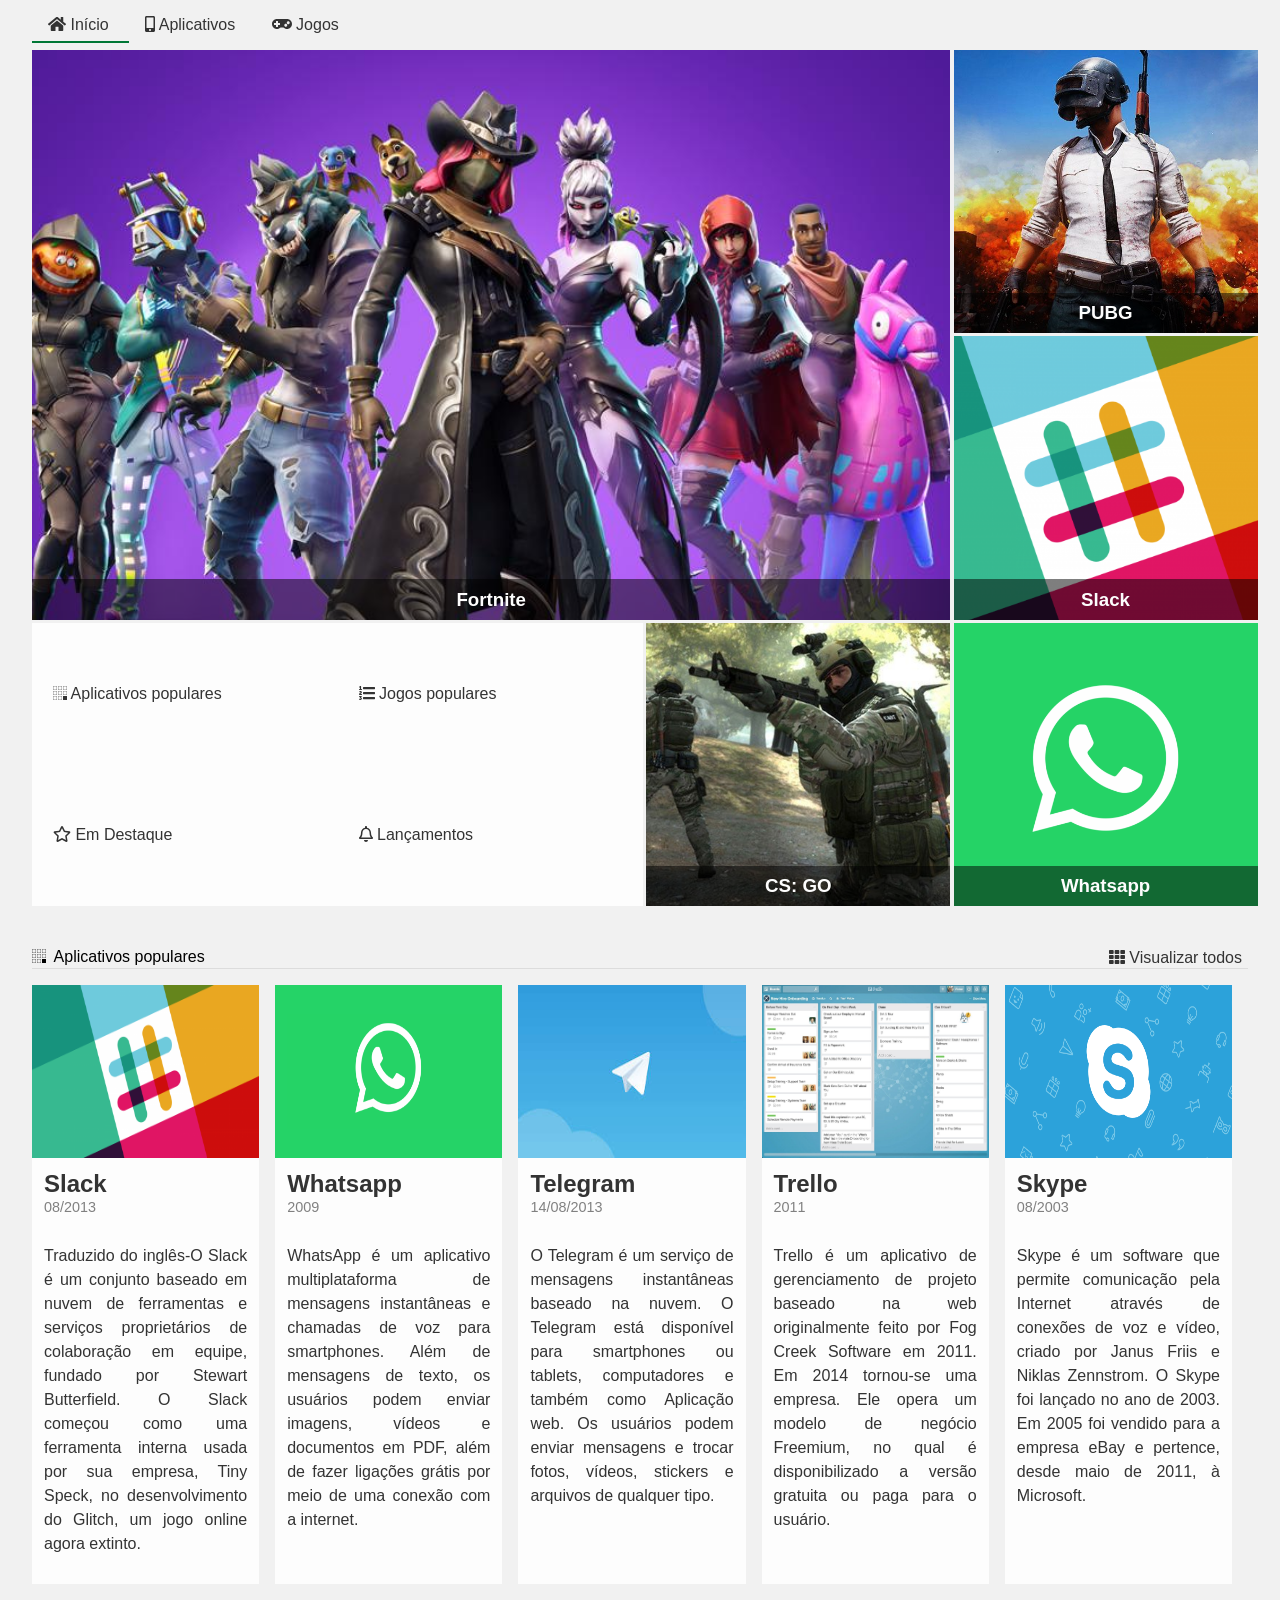
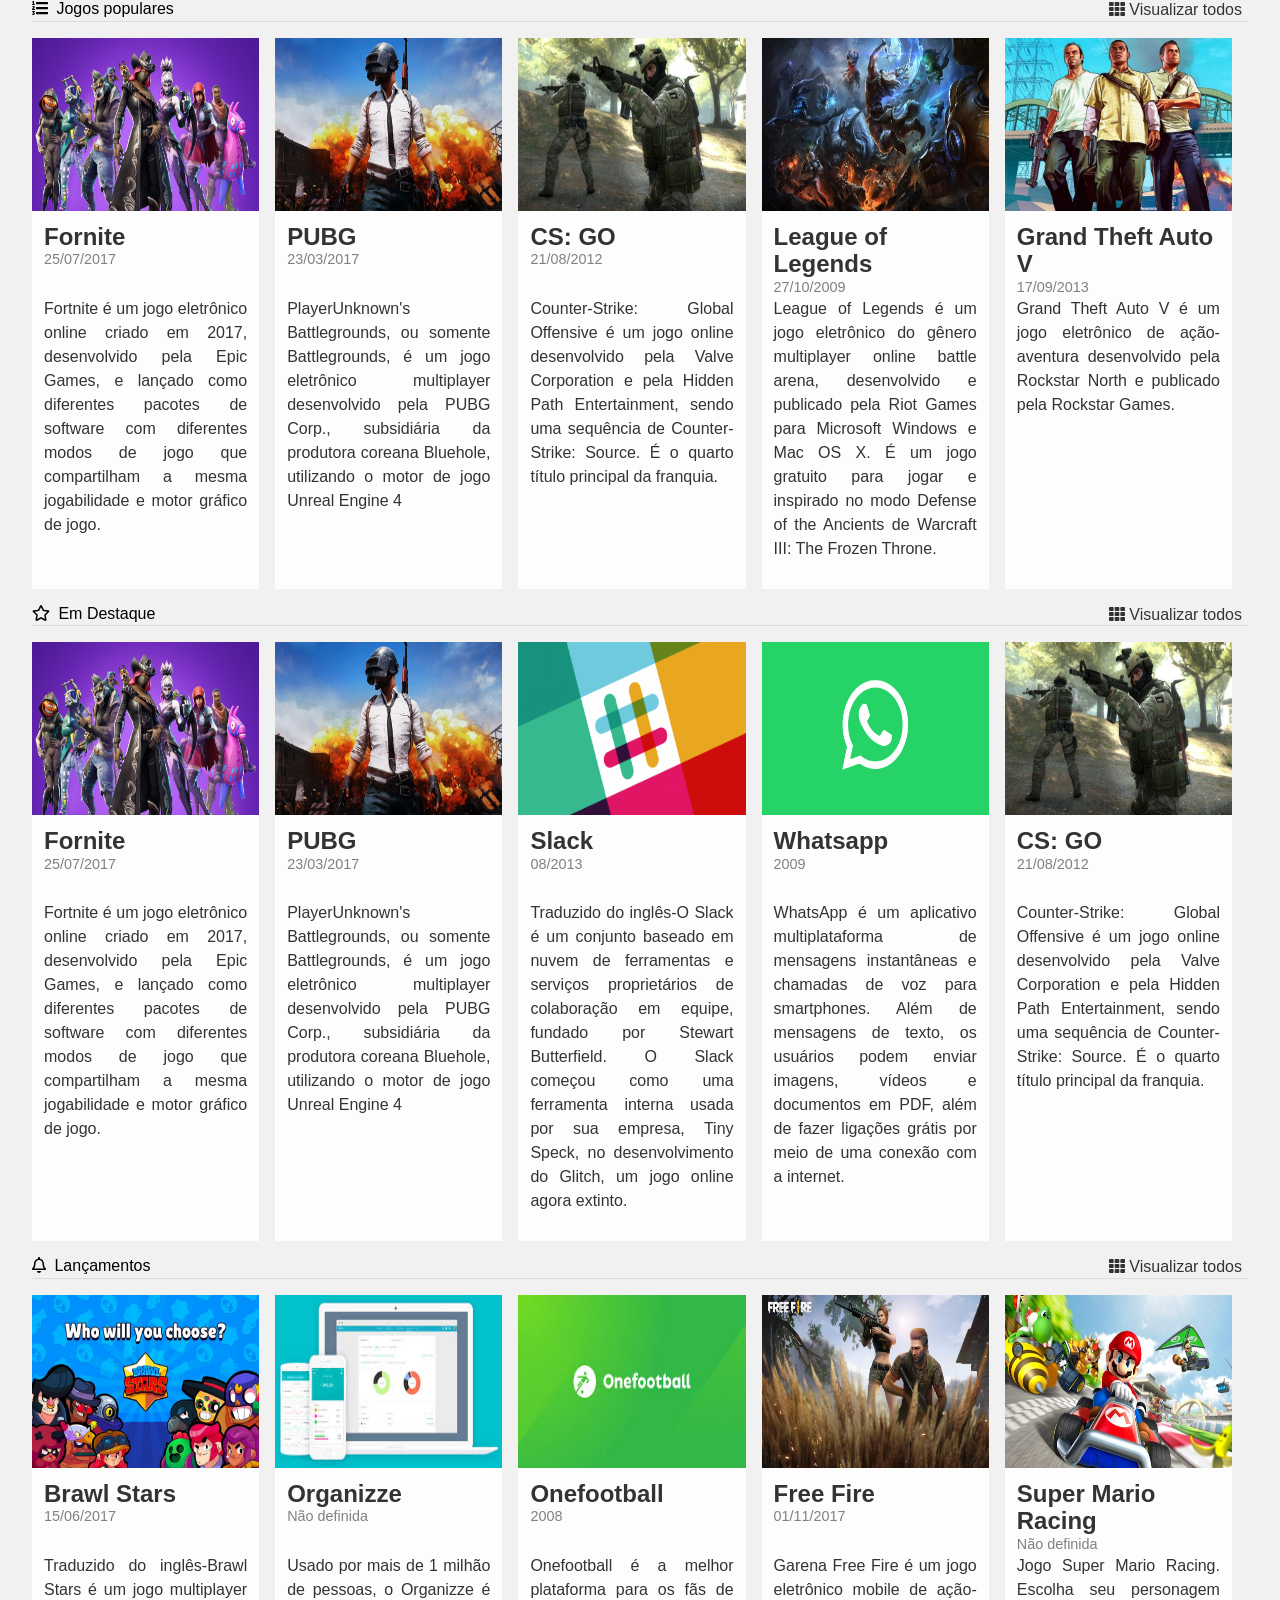
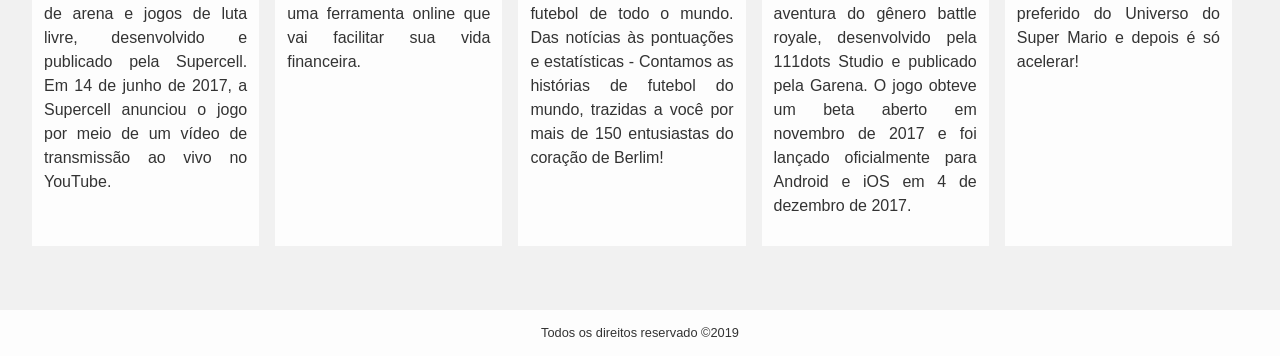
<file: CSS GRID/Projeto/index.html>
<!DOCTYPE html>
<html lang="en">
  <head>
    <meta charset="UTF-8" />
    <meta name="viewport" content="width=device-width, initial-scale=1.0" />
    <meta http-equiv="X-UA-Compatible" content="ie=edge" />
    <title>Alura Store | Baixe nossos aplicativos e jogos</title>
    <link href="./assets/css/normalize.css" rel="stylesheet" />
    <link href="./assets/css/reset.css" rel="stylesheet" />
    <link href="./assets/css/style.css" rel="stylesheet" />
    <link rel="stylesheet" href="./assets/css/destaques.css" />
    <link rel="stylesheet" href="./assets/css/populares.css" />
    <link rel="stylesheet" href="./assets/css/menu.css" />
    <link rel="stylesheet" href="./assets/css/responsivo.css" />
  </head>
  <body class="app">
    <header class="cabecalho">
      <nav class="menu">
        <ul class="menu__lista">
          <li class="menu__item">
            <a class="menu__link ativo" href="#">
              <i class="fas fa-home"></i>
              Início
            </a>
            <a class="menu__link" href="#">
              <i class="fas fa-mobile-alt"></i>
              Aplicativos</a
            >
            <a class="menu__link" href="#">
              <i class="fas fa-gamepad"></i>
              Jogos
            </a>
          </li>
        </ul>
      </nav>
    </header>
    <main class="conteudo">
      <section class="destaques">
        <div class="destaques__principal caixa">
          <h3 class="destaques__titulo">Fortnite</h3>
        </div>
        <div class="destaques__secundario caixa">
          <h3 class="destaques__titulo">PUBG</h3>
        </div>
        <div class="destaques__secundario caixa">
          <h3 class="destaques__titulo">Slack</h3>
        </div>
        <div class="destaques__secundario caixa">
          <h3 class="destaques__titulo">Whatsapp</h3>
        </div>
        <div class="destaques__secundario caixa">
          <h3 class="destaques__titulo">CS: GO</h3>
        </div>
        <div class="destaques__categorias">
          <ul class="destaques__categorias___lista">
            <li class="destaques__categorias___item">
              <a class="destaques__categorias___link" href="#">
                <i
                  class="destaques__categorias___icone fab fa-buromobelexperte"
                ></i>
                Aplicativos populares
              </a>
            </li>
            <li class="destaques__categorias___item">
              <a class="destaques__categorias___link" href="#">
                <i class="fas fa-list-ol"></i>
                Jogos populares
              </a>
            </li>
            <li class="destaques__categorias___item">
              <a class="destaques__categorias___link" href="#">
                <i class="far fa-star"></i>
                Em Destaque
              </a>
            </li>
            <li class="destaques__categorias___item">
              <a class="destaques__categorias___link" href="#">
                <i class="far fa-bell"></i>
                Lançamentos
              </a>
            </li>
          </ul>
        </div>
      </section>
      <section class="populares">
        <div class="populares__itens">
          <div class="populares__info">
            <div class="populares__cabecalho">
              <h4 class="populares__titulo">
                <i class="populares__icone fab fa-buromobelexperte"></i>
                Aplicativos populares
              </h4>
              <button class="populares__botao">
                <i class="fas fa-th"></i>
                Visualizar todos
              </button>
            </div>
          </div>
          <div class="populares__conteudo">
            <div class="populares__card">
              <img
                class="populares__card___imagem"
                src="./assets/img/slack.png"
              />
              <div class="populares__card___corpo">
                <div class="populares__card___cabecalho">
                  <h5 class="populares__card___titulo">Slack</h5>
                  <time class="populares__card___data" datetime="2013-08-01"
                    >08/2013</time
                  >
                </div>
                <div class="populares__card___descricao">
                  Traduzido do inglês-O Slack é um conjunto baseado em nuvem de
                  ferramentas e serviços proprietários de colaboração em equipe,
                  fundado por Stewart Butterfield. O Slack começou como uma
                  ferramenta interna usada por sua empresa, Tiny Speck, no
                  desenvolvimento do Glitch, um jogo online agora extinto.
                </div>
              </div>
            </div>
            <div class="populares__card">
              <img
                class="populares__card___imagem"
                src="./assets/img/whatsapp.png"
              />
              <div class="populares__card___corpo">
                <div class="populares__card___cabecalho">
                  <h5 class="populares__card___titulo">Whatsapp</h5>
                  <time class="populares__card___data" datetime="20090-01-01"
                    >2009</time
                  >
                </div>
                <div class="populares__card___descricao">
                  WhatsApp é um aplicativo multiplataforma de mensagens
                  instantâneas e chamadas de voz para smartphones. Além de
                  mensagens de texto, os usuários podem enviar imagens, vídeos e
                  documentos em PDF, além de fazer ligações grátis por meio de
                  uma conexão com a internet.
                </div>
              </div>
            </div>
            <div class="populares__card">
              <img
                class="populares__card___imagem"
                src="./assets/img/telegram.jpeg"
              />
              <div class="populares__card___corpo">
                <div class="populares__card___cabecalho">
                  <h5 class="populares__card___titulo">Telegram</h5>
                  <time class="populares__card___data" datetime="2013-08-14"
                    >14/08/2013</time
                  >
                </div>
                <div class="populares__card___descricao">
                  O Telegram é um serviço de mensagens instantâneas baseado na
                  nuvem. O Telegram está disponível para smartphones ou tablets,
                  computadores e também como Aplicação web. Os usuários podem
                  enviar mensagens e trocar fotos, vídeos, stickers e arquivos
                  de qualquer tipo.
                </div>
              </div>
            </div>
            <div class="populares__card">
              <img
                class="populares__card___imagem"
                src="./assets/img/trello.jpg"
              />
              <div class="populares__card___corpo">
                <div class="populares__card___cabecalho">
                  <h5 class="populares__card___titulo">Trello</h5>
                  <time class="populares__card___data" datetime="2011-01-01"
                    >2011</time
                  >
                </div>
                <div class="populares__card___descricao">
                  Trello é um aplicativo de gerenciamento de projeto baseado na
                  web originalmente feito por Fog Creek Software em 2011. Em
                  2014 tornou-se uma empresa. Ele opera um modelo de negócio
                  Freemium, no qual é disponibilizado a versão gratuita ou paga
                  para o usuário.
                </div>
              </div>
            </div>
            <div class="populares__card">
              <img
                class="populares__card___imagem"
                src="./assets/img/skype.png"
              />
              <div class="populares__card___corpo">
                <div class="populares__card___cabecalho">
                  <h5 class="populares__card___titulo">Skype</h5>
                  <time class="populares__card___data" datetime="2003-08-01"
                    >08/2003</time
                  >
                </div>
                <div class="populares__card___descricao">
                  Skype é um software que permite comunicação pela Internet
                  através de conexões de voz e vídeo, criado por Janus Friis e
                  Niklas Zennstrom. O Skype foi lançado no ano de 2003. Em 2005
                  foi vendido para a empresa eBay e pertence, desde maio de
                  2011, à Microsoft.
                </div>
              </div>
            </div>
          </div>
        </div>
        <div class="populares__itens">
          <div class="populares__info">
            <div class="populares__cabecalho">
              <h4 class="populares__titulo">
                <i class="populares__icone fas fa-list-ol"></i>
                Jogos populares
              </h4>
              <button class="populares__botao">
                <i class="fas fa-th"></i>
                Visualizar todos
              </button>
            </div>
          </div>
          <div class="populares__conteudo">
            <div class="populares__card">
              <img
                class="populares__card___imagem"
                src="./assets/img/fortnite.jpg"
              />
              <div class="populares__card___corpo">
                <div class="populares__card___cabecalho">
                  <h5 class="populares__card___titulo">Fornite</h5>
                  <time class="populares__card___data" datetime="2017-07-25"
                    >25/07/2017</time
                  >
                </div>
                <div class="populares__card___descricao">
                  Fortnite é um jogo eletrônico online criado em 2017,
                  desenvolvido pela Epic Games, e lançado como diferentes
                  pacotes de software com diferentes modos de jogo que
                  compartilham a mesma jogabilidade e motor gráfico de jogo.
                </div>
              </div>
            </div>
            <div class="populares__card">
              <img
                class="populares__card___imagem"
                src="./assets/img/pubg.jpg"
              />
              <div class="populares__card___corpo">
                <div class="populares__card___cabecalho">
                  <h5 class="populares__card___titulo">PUBG</h5>
                  <time class="populares__card___data" datetime="2017-03-23"
                    >23/03/2017</time
                  >
                </div>
                <div class="populares__card___descricao">
                  PlayerUnknown's Battlegrounds, ou somente Battlegrounds, é um
                  jogo eletrônico multiplayer desenvolvido pela PUBG Corp.,
                  subsidiária da produtora coreana Bluehole, utilizando o motor
                  de jogo Unreal Engine 4
                </div>
              </div>
            </div>
            <div class="populares__card">
              <img
                class="populares__card___imagem"
                src="./assets/img/cs-go.jpg"
              />
              <div class="populares__card___corpo">
                <div class="populares__card___cabecalho">
                  <h5 class="populares__card___titulo">CS: GO</h5>
                  <time class="populares__card___data" datetime="2012-08-21"
                    >21/08/2012</time
                  >
                </div>
                <div class="populares__card___descricao">
                  Counter-Strike: Global Offensive é um jogo online desenvolvido
                  pela Valve Corporation e pela Hidden Path Entertainment, sendo
                  uma sequência de Counter-Strike: Source. É o quarto título
                  principal da franquia.
                </div>
              </div>
            </div>
            <div class="populares__card">
              <img
                class="populares__card___imagem"
                src="./assets/img/lol.jpg"
              />
              <div class="populares__card___corpo">
                <div class="populares__card___cabecalho">
                  <h5 class="populares__card___titulo">League of Legends</h5>
                  <time class="populares__card___data" datetime="2009-10-27"
                    >27/10/2009</time
                  >
                </div>
                <div class="populares__card___descricao">
                  League of Legends é um jogo eletrônico do gênero multiplayer
                  online battle arena, desenvolvido e publicado pela Riot Games
                  para Microsoft Windows e Mac OS X. É um jogo gratuito para
                  jogar e inspirado no modo Defense of the Ancients de Warcraft
                  III: The Frozen Throne.
                </div>
              </div>
            </div>
            <div class="populares__card">
              <img
                class="populares__card___imagem"
                src="./assets/img/gta-v.jpg"
              />
              <div class="populares__card___corpo">
                <div class="populares__card___cabecalho">
                  <h5 class="populares__card___titulo">Grand Theft Auto V</h5>
                  <time class="populares__card___data" datetime="2013-09-17"
                    >17/09/2013</time
                  >
                </div>
                <div class="populares__card___descricao">
                  Grand Theft Auto V é um jogo eletrônico de ação-aventura
                  desenvolvido pela Rockstar North e publicado pela Rockstar
                  Games.
                </div>
              </div>
            </div>
          </div>
        </div>
        <div class="populares__itens">
          <div class="populares__info">
            <div class="populares__cabecalho">
              <h4 class="populares__titulo">
                <i class="populares__icone far fa-star"></i>
                Em Destaque
              </h4>
              <button class="populares__botao">
                <i class="fas fa-th"></i>
                Visualizar todos
              </button>
            </div>
          </div>
          <div class="populares__conteudo">
            <div class="populares__card">
              <img
                class="populares__card___imagem"
                src="./assets/img/fortnite.jpg"
              />
              <div class="populares__card___corpo">
                <div class="populares__card___cabecalho">
                  <h5 class="populares__card___titulo">Fornite</h5>
                  <time class="populares__card___data" datetime="2017-07-25"
                    >25/07/2017</time
                  >
                </div>
                <div class="populares__card___descricao">
                  Fortnite é um jogo eletrônico online criado em 2017,
                  desenvolvido pela Epic Games, e lançado como diferentes
                  pacotes de software com diferentes modos de jogo que
                  compartilham a mesma jogabilidade e motor gráfico de jogo.
                </div>
              </div>
            </div>
            <div class="populares__card">
              <img
                class="populares__card___imagem"
                src="./assets/img/pubg.jpg"
              />
              <div class="populares__card___corpo">
                <div class="populares__card___cabecalho">
                  <h5 class="populares__card___titulo">PUBG</h5>
                  <time class="populares__card___data" datetime="2017-03-23"
                    >23/03/2017</time
                  >
                </div>
                <div class="populares__card___descricao">
                  PlayerUnknown's Battlegrounds, ou somente Battlegrounds, é um
                  jogo eletrônico multiplayer desenvolvido pela PUBG Corp.,
                  subsidiária da produtora coreana Bluehole, utilizando o motor
                  de jogo Unreal Engine 4
                </div>
              </div>
            </div>
            <div class="populares__card">
              <img
                class="populares__card___imagem"
                src="./assets/img/slack.png"
              />
              <div class="populares__card___corpo">
                <div class="populares__card___cabecalho">
                  <h5 class="populares__card___titulo">Slack</h5>
                  <time class="populares__card___data" datetime="2013-08-01"
                    >08/2013</time
                  >
                </div>
                <div class="populares__card___descricao">
                  Traduzido do inglês-O Slack é um conjunto baseado em nuvem de
                  ferramentas e serviços proprietários de colaboração em equipe,
                  fundado por Stewart Butterfield. O Slack começou como uma
                  ferramenta interna usada por sua empresa, Tiny Speck, no
                  desenvolvimento do Glitch, um jogo online agora extinto.
                </div>
              </div>
            </div>
            <div class="populares__card">
              <img
                class="populares__card___imagem"
                src="./assets/img/whatsapp.png"
              />
              <div class="populares__card___corpo">
                <div class="populares__card___cabecalho">
                  <h5 class="populares__card___titulo">Whatsapp</h5>
                  <time class="populares__card___data" datetime="20090-01-01"
                    >2009</time
                  >
                </div>
                <div class="populares__card___descricao">
                  WhatsApp é um aplicativo multiplataforma de mensagens
                  instantâneas e chamadas de voz para smartphones. Além de
                  mensagens de texto, os usuários podem enviar imagens, vídeos e
                  documentos em PDF, além de fazer ligações grátis por meio de
                  uma conexão com a internet.
                </div>
              </div>
            </div>
            <div class="populares__card">
              <img
                class="populares__card___imagem"
                src="./assets/img/cs-go.jpg"
              />
              <div class="populares__card___corpo">
                <div class="populares__card___cabecalho">
                  <h5 class="populares__card___titulo">CS: GO</h5>
                  <time class="populares__card___data" datetime="2012-08-21"
                    >21/08/2012</time
                  >
                </div>
                <div class="populares__card___descricao">
                  Counter-Strike: Global Offensive é um jogo online desenvolvido
                  pela Valve Corporation e pela Hidden Path Entertainment, sendo
                  uma sequência de Counter-Strike: Source. É o quarto título
                  principal da franquia.
                </div>
              </div>
            </div>
          </div>
        </div>
        <div class="populares__itens">
          <div class="populares__info">
            <div class="populares__cabecalho">
              <h4 class="populares__titulo">
                <i class="populares__icone far fa-bell"></i>
                Lançamentos
              </h4>
              <button class="populares__botao">
                <i class="fas fa-th"></i>
                Visualizar todos
              </button>
            </div>
          </div>
          <div class="populares__conteudo">
            <div class="populares__card">
              <img
                class="populares__card___imagem"
                src="./assets/img/brawl-stars.jpg"
              />
              <div class="populares__card___corpo">
                <div class="populares__card___cabecalho">
                  <h5 class="populares__card___titulo">Brawl Stars</h5>
                  <time class="populares__card___data" datetime="2017-06-15"
                    >15/06/2017</time
                  >
                </div>
                <div class="populares__card___descricao">
                  Traduzido do inglês-Brawl Stars é um jogo multiplayer de arena
                  e jogos de luta livre, desenvolvido e publicado pela
                  Supercell. Em 14 de junho de 2017, a Supercell anunciou o jogo
                  por meio de um vídeo de transmissão ao vivo no YouTube.
                </div>
              </div>
            </div>
            <div class="populares__card">
              <img
                class="populares__card___imagem"
                src="./assets/img/organizze.jpeg"
              />
              <div class="populares__card___corpo">
                <div class="populares__card___cabecalho">
                  <h5 class="populares__card___titulo">Organizze</h5>
                  <time class="populares__card___data" datetime=""
                    >Não definida</time
                  >
                </div>
                <div class="populares__card___descricao">
                  Usado por mais de 1 milhão de pessoas, o Organizze é uma
                  ferramenta online que vai facilitar sua vida financeira.
                </div>
              </div>
            </div>
            <div class="populares__card">
              <img
                class="populares__card___imagem"
                src="./assets/img/onefotball.jpeg"
              />
              <div class="populares__card___corpo">
                <div class="populares__card___cabecalho">
                  <h5 class="populares__card___titulo">Onefootball</h5>
                  <time class="populares__card___data" datetime="2008-01-01"
                    >2008</time
                  >
                </div>
                <div class="populares__card___descricao">
                  Onefootball é a melhor plataforma para os fãs de futebol de
                  todo o mundo. Das notícias às pontuações e estatísticas -
                  Contamos as histórias de futebol do mundo, trazidas a você por
                  mais de 150 entusiastas do coração de Berlim!
                </div>
              </div>
            </div>
            <div class="populares__card">
              <img
                class="populares__card___imagem"
                src="./assets/img/free-fire.jpg"
              />
              <div class="populares__card___corpo">
                <div class="populares__card___cabecalho">
                  <h5 class="populares__card___titulo">Free Fire</h5>
                  <time class="populares__card___data" datetime="2017-11-01"
                    >01/11/2017</time
                  >
                </div>
                <div class="populares__card___descricao">
                  Garena Free Fire é um jogo eletrônico mobile de ação-aventura
                  do gênero battle royale, desenvolvido pela 111dots Studio e
                  publicado pela Garena. O jogo obteve um beta aberto em
                  novembro de 2017 e foi lançado oficialmente para Android e iOS
                  em 4 de dezembro de 2017.
                </div>
              </div>
            </div>
            <div class="populares__card">
              <img
                class="populares__card___imagem"
                src="./assets/img/mario-kart.jpg"
              />
              <div class="populares__card___corpo">
                <div class="populares__card___cabecalho">
                  <h5 class="populares__card___titulo">Super Mario Racing</h5>
                  <time class="populares__card___data" datetime=""
                    >Não definida</time
                  >
                </div>
                <div class="populares__card___descricao">
                  Jogo Super Mario Racing. Escolha seu personagem preferido do
                  Universo do Super Mario e depois é só acelerar!
                </div>
              </div>
            </div>
          </div>
        </div>
      </section>
    </main>
    <footer class="rodape">Todos os direitos reservado &copy;2019</footer>
    <script src="./assets/js/fontawesome.all.min.js"></script>
  </body>
</html>
</file>
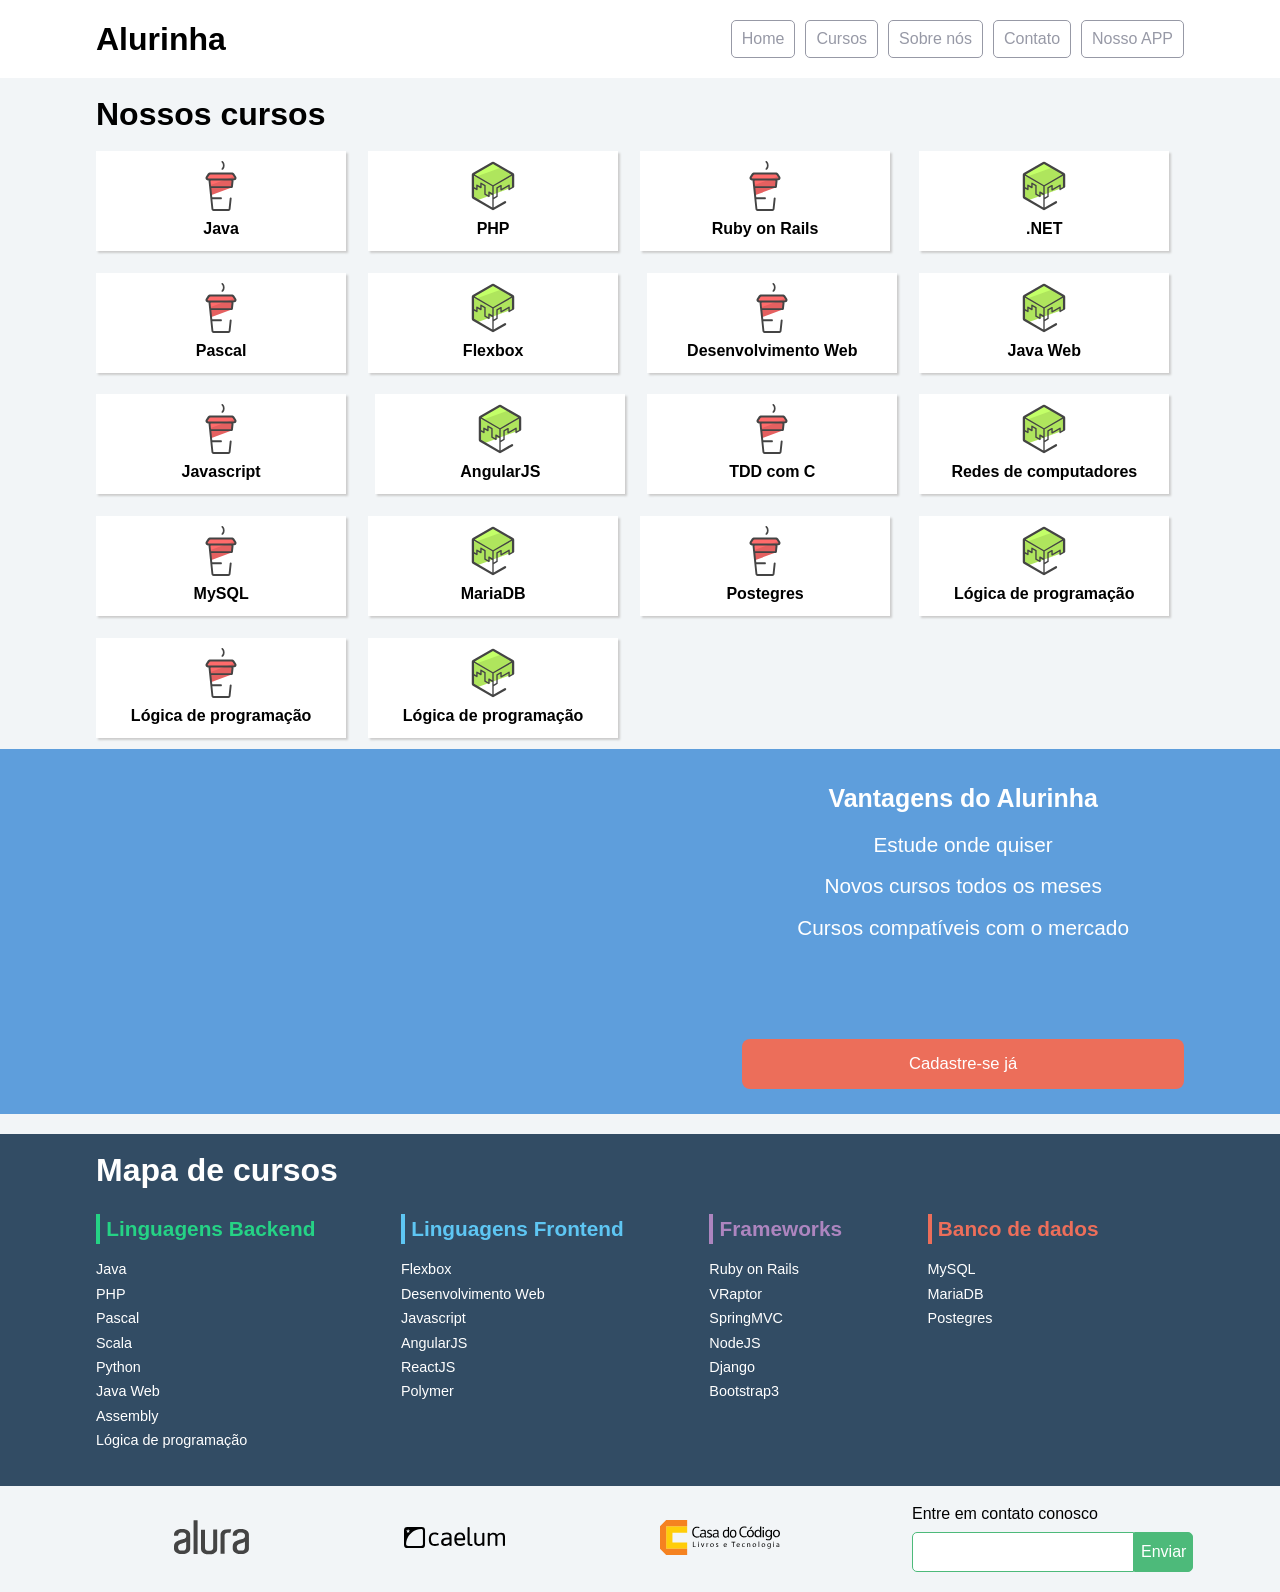
<file: FLEXBOX/principal/index.html>
<!doctype html>
<html>
<head>
	<meta charset="utf-8">
	<meta name="viewport" content="width=device-width, initial-scale=1">
	<title>Alurinha | Cursos online</title>
	<link rel="stylesheet" href="css/reset.css">
	<link rel="stylesheet" href="css/style.css">
	<link rel="stylesheet" href="css/flexbox.css">
</head>
<body>

	<header class="cabecalhoPrincipal">
		<div class="container">
			<h1 class="cabecalhoPrincipal-titulo">
				<a href="#">Alurinha</a>
			</h1>

			<nav class="cabecalhoPrincipal-nav">
				<a class="cabecalhoPrincipal-nav-link" href="#">Home</a>
				<a class="cabecalhoPrincipal-nav-link" href="#">Cursos</a>
				<a class="cabecalhoPrincipal-nav-link" href="#">Sobre nós</a>
				<a class="cabecalhoPrincipal-nav-link" href="#">Contato</a>
				<a class="cabecalhoPrincipal-nav-link cabecalhoPrincipal-nav-link-app" href="#">Nosso APP</a>
			</nav>
		</div>

	</header>

	<main class="conteudoPrincipal">
		<div class="container">
			<h2 class="subtitulo">Nossos cursos</h2>

			<nav>
				<ul class="conteudoPrincipal-cursos">
					<li class="conteudoPrincipal-cursos-link"><a href="#">Java</a></li>
					<li class="conteudoPrincipal-cursos-link"><a href="#">PHP</a></li>
					<li class="conteudoPrincipal-cursos-link"><a href="#">Ruby on Rails</a></li>
					<li class="conteudoPrincipal-cursos-link"><a href="#">.NET</a></li>
					<li class="conteudoPrincipal-cursos-link"><a href="#">Pascal</a></li>
					<li class="conteudoPrincipal-cursos-link"><a href="#">Flexbox</a></li>
					<li class="conteudoPrincipal-cursos-link"><a href="#">Desenvolvimento Web</a></li>
					<li class="conteudoPrincipal-cursos-link"><a href="#">Java Web</a></li>
					<li class="conteudoPrincipal-cursos-link"><a href="#">Javascript</a></li>
					<li class="conteudoPrincipal-cursos-link"><a href="#">AngularJS</a></li>
					<li class="conteudoPrincipal-cursos-link"><a href="#">TDD com C</a></li>
					<li class="conteudoPrincipal-cursos-link"><a href="#">Redes de computadores</a></li>
					<li class="conteudoPrincipal-cursos-link"><a href="#">MySQL</a></li>
					<li class="conteudoPrincipal-cursos-link"><a href="#">MariaDB</a></li>
					<li class="conteudoPrincipal-cursos-link"><a href="#">Postegres</a></li>
					<li class="conteudoPrincipal-cursos-link"><a href="#">Lógica de programação</a></li>
					<li class="conteudoPrincipal-cursos-link"><a href="#">Lógica de programação</a></li>
					<li class="conteudoPrincipal-cursos-link"><a href="#">Lógica de programação</a></li>
				</ul>
			</nav>
		</div>

		<section class="videoSobre">
			<div class="container">
				<iframe class="videoSobre-video" width="560" height="315" src="https://www.youtube.com/embed/bIlOsJzBVaY?list=PLh2Y_pKOa4UcF1BYPJR3EIMRi3nWAUxIp" frameborder="0" allowfullscreen></iframe>
				
				<div class="videoSobre-sobre">
					<h2 class="videoSobre-sobre-title">Vantagens do Alurinha</h2>
					<ul class="videoSobre-sobre-list">
						<li class="videoSobre-sobre-item">Estude onde quiser</li>
						<li class="videoSobre-sobre-item">Novos cursos todos os meses</li>
						<li class="videoSobre-sobre-item">Cursos compatíveis com o mercado</li>
					</ul>
					<button class="videoSobre-button">Cadastre-se já</button>
				</div>
			</div>
		</section>

	</main>

	<footer class="rodapePrincipal">
		<div class="container">

			<section class="rodapePrincipal-navMap">
				<h3 class="subtitulo">Mapa de cursos</h3>
				<nav class="rodapePrincipal-navMap-list">

					<h4 class="navmap-list-title navmap-list-title-backend">Linguagens Backend</h4>
					<a class="rodapePrincipal-navMap-link" href="#">Java</a>
					<a class="rodapePrincipal-navMap-link" href="#">PHP</a>
					<a class="rodapePrincipal-navMap-link" href="#">Pascal</a>
					<a class="rodapePrincipal-navMap-link" href="#">Scala</a>
					<a class="rodapePrincipal-navMap-link" href="#">Python</a>
					<a class="rodapePrincipal-navMap-link" href="#">Java Web</a>
					<a class="rodapePrincipal-navMap-link" href="#">Assembly</a>
					<a class="rodapePrincipal-navMap-link" href="#">Lógica de programação</a>

					<h4 class="navmap-list-title navmap-list-title-frontend">Linguagens Frontend</h4>
					<a class="rodapePrincipal-navMap-link" href="#">Flexbox</a>
					<a class="rodapePrincipal-navMap-link" href="#">Desenvolvimento Web</a>
					<a class="rodapePrincipal-navMap-link" href="#">Javascript</a>
					<a class="rodapePrincipal-navMap-link" href="#">AngularJS</a>
					<a class="rodapePrincipal-navMap-link" href="#">ReactJS</a>
					<a class="rodapePrincipal-navMap-link" href="#">Polymer</a>
					
					<h4 class="navmap-list-title navmap-list-title-framework">Frameworks</h4>
					<a class="rodapePrincipal-navMap-link" href="#">Ruby on Rails</a>
					<a class="rodapePrincipal-navMap-link" href="#">VRaptor</a>
					<a class="rodapePrincipal-navMap-link" href="#">SpringMVC</a>
					<a class="rodapePrincipal-navMap-link" href="#">NodeJS</a>
					<a class="rodapePrincipal-navMap-link" href="#">Django</a>
					<a class="rodapePrincipal-navMap-link" href="#">Bootstrap3</a>

					<h4 class="navmap-list-title navmap-list-title-bancoDeDados">Banco de dados</h4>
					<a class="rodapePrincipal-navMap-link" href="#">MySQL</a>
					<a class="rodapePrincipal-navMap-link" href="#">MariaDB</a>
					<a class="rodapePrincipal-navMap-link" href="#">Postegres</a>

				</nav>
			</section>

		</div>

		<section class="rodapePrincipal-patrocinadores">
			<div class="container">
				<ul class="rodapePrincipal-patrocinadores-list">
					<li>
						<a class="rodapePrincipal-patrocinadores-list-link patrocinadores-list-link-alura" href="#">
							<img src="img/logos/alura.svg" alt="Logo da Alura">
						</a>
					</li>
					<li>
						<a class="rodapePrincipal-patrocinadores-list-link patrocinadores-list-link-caelum" href="#">
							<img src="img/logos/caelum.svg" alt="Logo da Caelum">
						</a>
					</li>
					<li>
						<a class="rodapePrincipal-patrocinadores-list-link patrocinadores-list-link-casaDoCodigo" href="#">
							<img src="img/logos/cdc.svg" alt="Logo da Casa do Código">
						</a>
					</li>
				</ul>
				<form class="rodapePrincipal-contatoForm" action="#">
					<fieldset>
						<legend class="rodapePrincipal-contatoForm-legend" for="email-contato">Entre em contato conosco</legend>
						<div class="rodapePrincipal-contatoForm-fieldset"> 
							<input class="rodapePrincipal-contatoForm-emailInput" type="email" name="email-contato" id="email-contato">
							<button class="rodapePrincipal-contatoForm-submit" type="submit">Enviar</button>
						</div>
					</fieldset>
				</form>
			</div>
		</section>
	</footer>

</body>
</html>
</file>
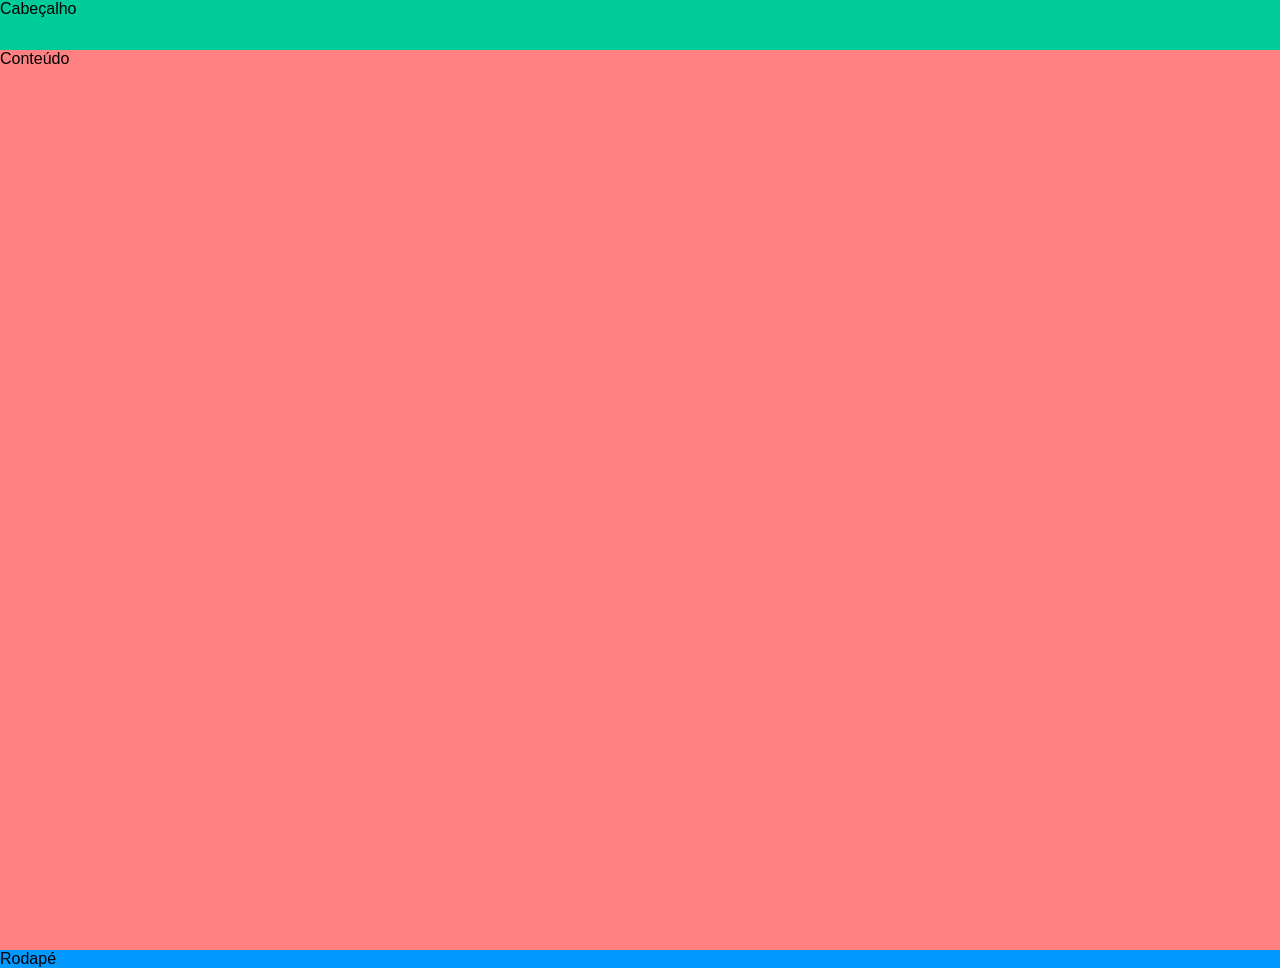
<file: CSS GRID/Aulas/Aula 1/index.html>
<!DOCTYPE html>
<html lang="en">
<head>
    <meta charset="UTF-8">
    <meta name="viewport" content="width=device-width, initial-scale=1.0">
    <meta http-equiv="X-UA-Compatible" content="ie=edge">
    <title>Alura Store | Baixe nossos aplicativos e jogos</title>
    <link href="./assets/css/normalize.css" rel="stylesheet">
    <link href="./assets/css/reset.css" rel="stylesheet">
    <link href="./assets/css/style.css" rel="stylesheet">
</head>
<body class="app">
    <header class="cabecalho">Cabeçalho</header>
    <main class="conteudo">Conteúdo</main>
    <footer class="rodape">Rodapé</footer>
    <script src="./assets/js/fontawesome.all.min.js"></script>
</body>
</html>
</file>
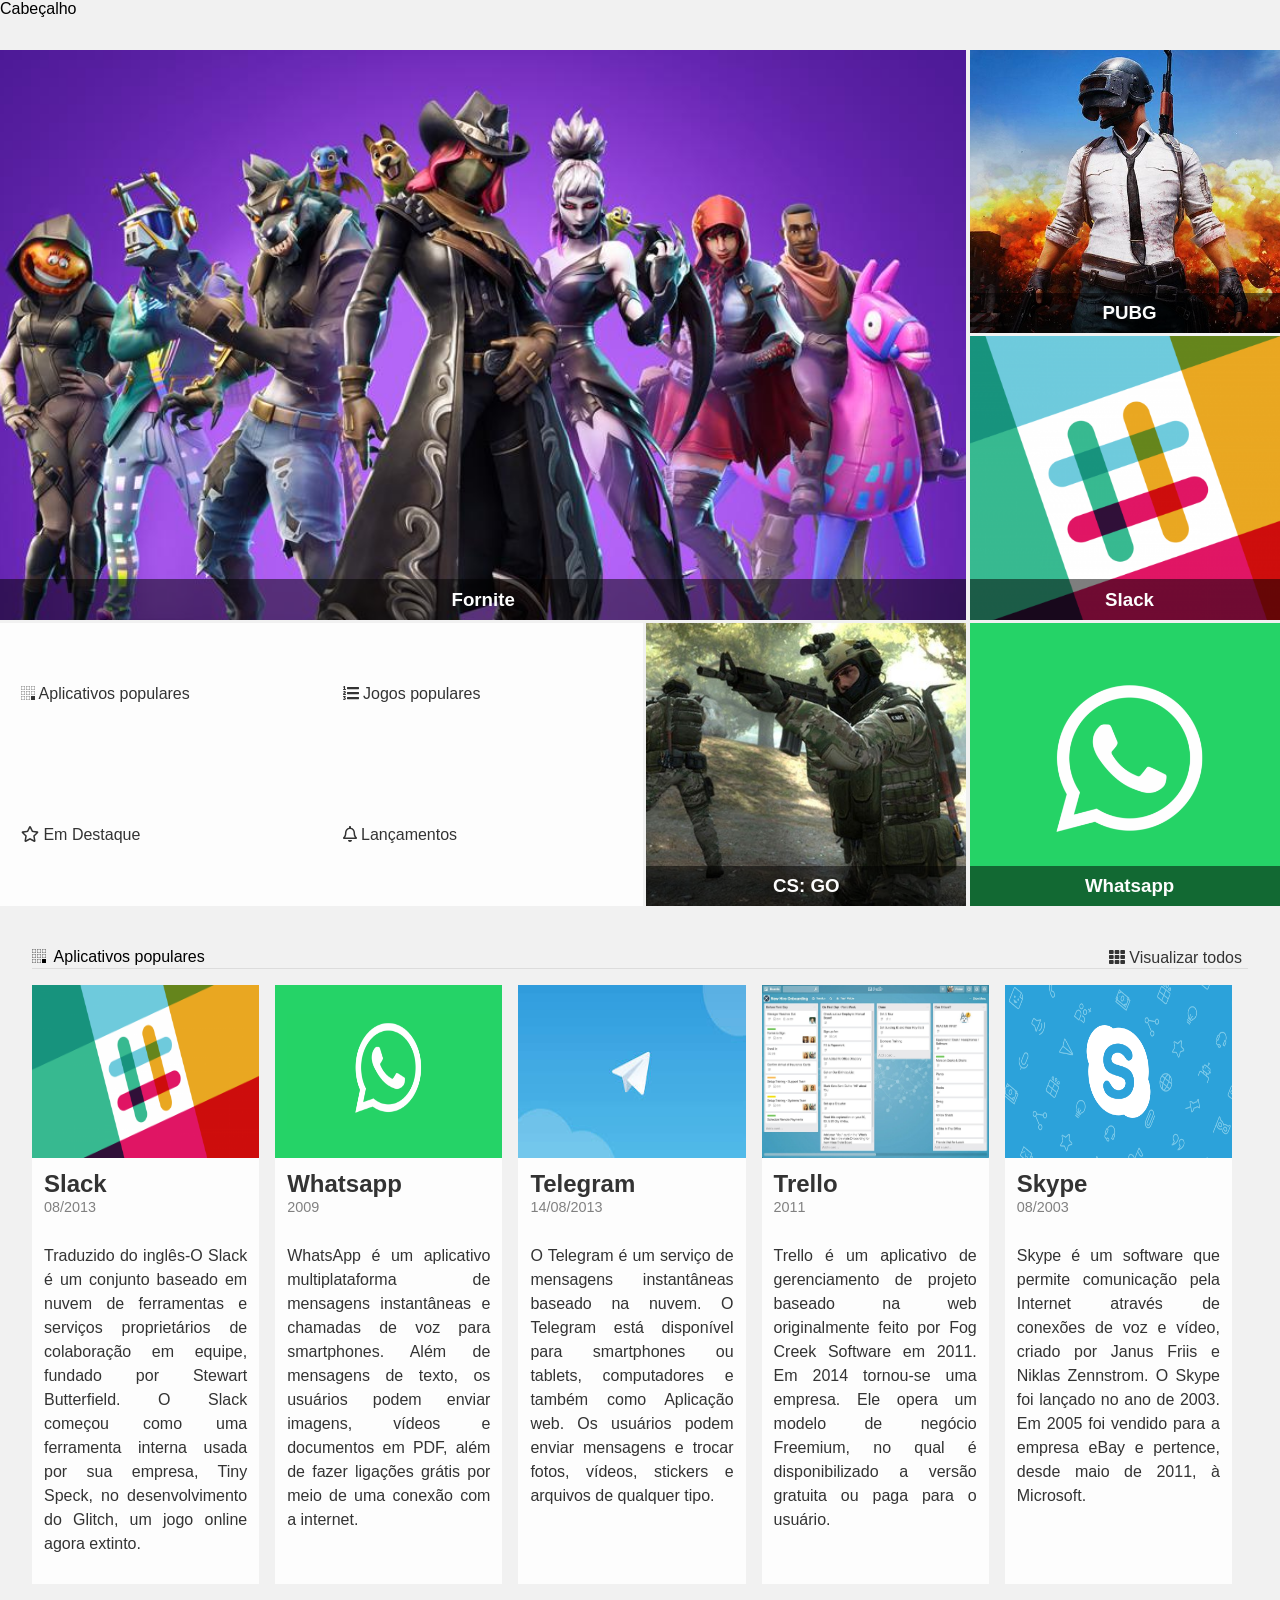
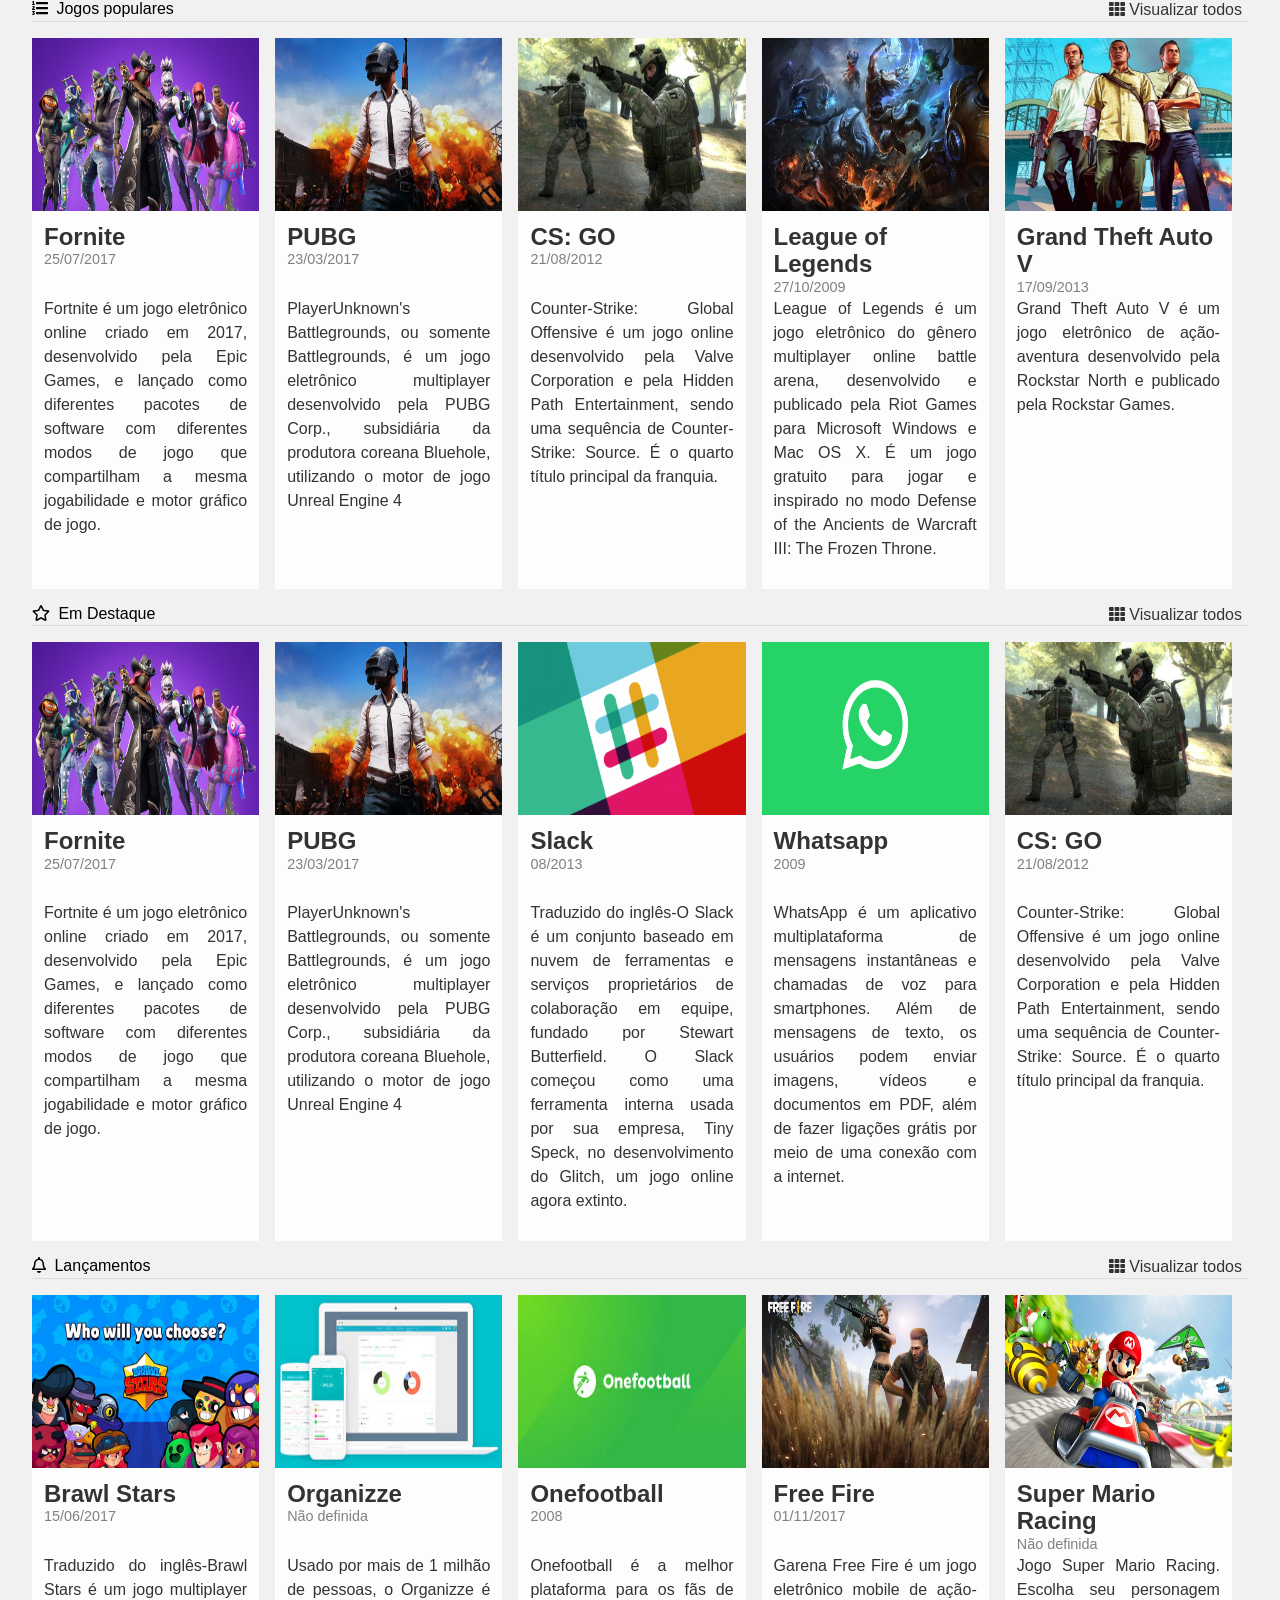
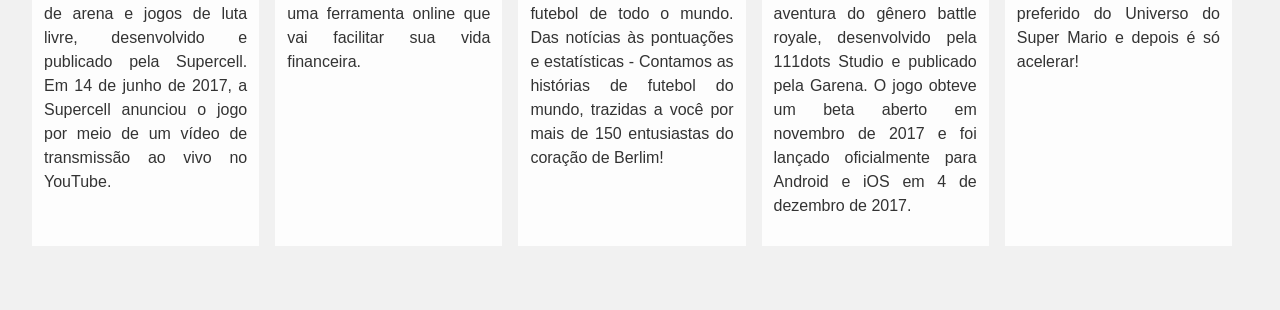
<file: CSS GRID/Aulas/Aula 3/index.html>
<!DOCTYPE html>
<html lang="en">
<head>
    <meta charset="UTF-8">
    <meta name="viewport" content="width=device-width, initial-scale=1.0">
    <meta http-equiv="X-UA-Compatible" content="ie=edge">
    <title>Alura Store | Baixe nossos aplicativos e jogos</title>
    <link href="./assets/css/normalize.css" rel="stylesheet">
    <link href="./assets/css/reset.css" rel="stylesheet">
    <link href="./assets/css/style.css" rel="stylesheet">
    <link href="./assets/css/destaques.css" rel="stylesheet">
    <link href="./assets/css/populares.css" rel="stylesheet">
</head>
<body class="app">
    <header class="cabecalho">Cabeçalho</header>
    <main class="conteudo">
        <section class="destaques">
            <div class="destaques__principal caixa">
                <h3 class="destaques__titulo">Fornite</h3>
            </div>
            <div class="destaques__secundario caixa">
                <h3 class="destaques__titulo">PUBG</h3>
            </div>
            <div class="destaques__secundario caixa">
                <h3 class="destaques__titulo">Slack</h3>
            </div>
            <div class="destaques__secundario caixa">
                <h3 class="destaques__titulo">Whatsapp</h3>
            </div>
            <div class="destaques__secundario caixa">
                <h3 class="destaques__titulo">CS: GO</h3>
            </div>
            <div class="destaques__categorias">
                <ul class="destaques__categorias___lista">
                    <li class="destaques__categorias___item">
                        <a class="destaques__categorias___link" href="#">
                            <i class="destaques__categorias___icone fab fa-buromobelexperte"></i>
                            Aplicativos populares
                        </a>
                    </li>
                    <li class="destaques__categorias___item">
                        <a class="destaques__categorias___link" href="#">
                            <i class="fas fa-list-ol"></i>
                            Jogos populares
                        </a>
                    </li>
                    <li class="destaques__categorias___item">
                        <a class="destaques__categorias___link" href="#">
                            <i class="far fa-star"></i>
                            Em Destaque
                        </a>
                    </li>
                    <li class="destaques__categorias___item">
                        <a class="destaques__categorias___link" href="#">
                            <i class="far fa-bell"></i>
                            Lançamentos
                        </a>
                    </li>
                </ul>
            </div>
        </section>
        <section class="populares">
            <div class="populares__itens">
                <div class="populares__info">
                    <div class="populares__cabecalho">
                        <h4 class="populares__titulo">
                            <i class="populares__icone fab fa-buromobelexperte"></i>
                            Aplicativos populares
                        </h4>
                        <button class="populares__botao">
                            <i class="fas fa-th"></i>
                            Visualizar todos
                        </button>
                    </div>
                </div>
                <div class="populares__conteudo">
                    <div class="populares__card">
                        <img class="populares__card___imagem" src="./assets/img/slack.png"></img>
                        <div class="populares__card___corpo">
                            <div class="populares__card___cabecalho">
                                <h5 class="populares__card___titulo">Slack</h5>
                                <time class="populares__card___data" datetime="2013-08-01">08/2013</time>
                            </div>
                            <div class="populares__card___descricao">
                                Traduzido do inglês-O Slack é um conjunto baseado em nuvem de ferramentas e serviços proprietários de colaboração em equipe, fundado por Stewart Butterfield. O Slack começou como uma ferramenta interna usada por sua empresa, Tiny Speck, no desenvolvimento do Glitch, um jogo online agora extinto.
                            </div>
                        </div>
                    </div>
                    <div class="populares__card">
                        <img class="populares__card___imagem" src="./assets/img/whatsapp.png"></img>
                        <div class="populares__card___corpo">
                            <div class="populares__card___cabecalho">
                                <h5 class="populares__card___titulo">Whatsapp</h5>
                                <time class="populares__card___data" datetime="20090-01-01">2009</time>
                            </div>
                            <div class="populares__card___descricao">
                                WhatsApp é um aplicativo multiplataforma de mensagens instantâneas e chamadas de voz para smartphones. Além de mensagens de texto, os usuários podem enviar imagens, vídeos e documentos em PDF, além de fazer ligações grátis por meio de uma conexão com a internet.
                            </div>
                        </div>
                    </div>
                    <div class="populares__card">
                        <img class="populares__card___imagem" src="./assets/img/telegram.jpeg"></img>
                        <div class="populares__card___corpo">
                            <div class="populares__card___cabecalho">
                                <h5 class="populares__card___titulo">Telegram</h5>
                                <time class="populares__card___data" datetime="2013-08-14">14/08/2013</time>
                            </div>
                            <div class="populares__card___descricao">
                                O Telegram é um serviço de mensagens instantâneas baseado na nuvem. O Telegram está disponível para smartphones ou tablets, computadores e também como Aplicação web. Os usuários podem enviar mensagens e trocar fotos, vídeos, stickers e arquivos de qualquer tipo.
                            </div>
                        </div>
                    </div>
                    <div class="populares__card">
                        <img class="populares__card___imagem" src="./assets/img/trello.jpg"></img>
                        <div class="populares__card___corpo">
                            <div class="populares__card___cabecalho">
                                <h5 class="populares__card___titulo">Trello</h5>
                                <time class="populares__card___data" datetime="2011-01-01">2011</time>
                            </div>
                            <div class="populares__card___descricao">
                                Trello é um aplicativo de gerenciamento de projeto baseado na web originalmente feito por Fog Creek Software em 2011. Em 2014 tornou-se uma empresa. Ele opera um modelo de negócio Freemium, no qual é disponibilizado a versão gratuita ou paga para o usuário.
                            </div>
                        </div>
                    </div>
                    <div class="populares__card">
                        <img class="populares__card___imagem" src="./assets/img/skype.png"></img>
                        <div class="populares__card___corpo">
                            <div class="populares__card___cabecalho">
                                <h5 class="populares__card___titulo">Skype</h5>
                                <time class="populares__card___data" datetime="2003-08-01">08/2003</time>
                            </div>
                            <div class="populares__card___descricao">
                                Skype é um software que permite comunicação pela Internet através de conexões de voz e vídeo, criado por Janus Friis e Niklas Zennstrom. O Skype foi lançado no ano de 2003. Em 2005 foi vendido para a empresa eBay e pertence, desde maio de 2011, à Microsoft.
                            </div>
                        </div>
                    </div>
                </div>
            </div>
            <div class="populares__itens">
                <div class="populares__info">
                    <div class="populares__cabecalho">
                        <h4 class="populares__titulo">
                            <i class="populares__icone fas fa-list-ol"></i>
                            Jogos populares
                        </h4>
                        <button class="populares__botao">
                            <i class="fas fa-th"></i>
                            Visualizar todos
                        </button>
                    </div>
                </div>
                <div class="populares__conteudo">
                    <div class="populares__card">
                        <img class="populares__card___imagem" src="./assets/img/fortnite.jpg"></img>
                        <div class="populares__card___corpo">
                            <div class="populares__card___cabecalho">
                                <h5 class="populares__card___titulo">Fornite</h5>
                                <time class="populares__card___data" datetime="2017-07-25">25/07/2017</time>
                            </div>
                            <div class="populares__card___descricao">
                                Fortnite é um jogo eletrônico online criado em 2017, desenvolvido pela Epic Games, e lançado como diferentes pacotes de software com diferentes modos de jogo que compartilham a mesma jogabilidade e motor gráfico de jogo.
                            </div>
                        </div>
                    </div>
                    <div class="populares__card">
                        <img class="populares__card___imagem" src="./assets/img/pubg.jpg"></img>
                        <div class="populares__card___corpo">
                            <div class="populares__card___cabecalho">
                                <h5 class="populares__card___titulo">PUBG</h5>
                                <time class="populares__card___data" datetime="2017-03-23">23/03/2017</time>
                            </div>
                            <div class="populares__card___descricao">
                                PlayerUnknown's Battlegrounds, ou somente Battlegrounds, é um jogo eletrônico multiplayer desenvolvido pela PUBG Corp., subsidiária da produtora coreana Bluehole, utilizando o motor de jogo Unreal Engine 4
                            </div>
                        </div>
                    </div>
                    <div class="populares__card">
                        <img class="populares__card___imagem" src="./assets/img/cs-go.jpg"></img>
                        <div class="populares__card___corpo">
                            <div class="populares__card___cabecalho">
                                <h5 class="populares__card___titulo">CS: GO</h5>
                                <time class="populares__card___data" datetime="2012-08-21">21/08/2012</time>
                            </div>
                            <div class="populares__card___descricao">
                                Counter-Strike: Global Offensive é um jogo online desenvolvido pela Valve Corporation e pela Hidden Path Entertainment, sendo uma sequência de Counter-Strike: Source. É o quarto título principal da franquia.
                            </div>
                        </div>
                    </div>
                    <div class="populares__card">
                        <img class="populares__card___imagem" src="./assets/img/lol.jpg"></img>
                        <div class="populares__card___corpo">
                            <div class="populares__card___cabecalho">
                                <h5 class="populares__card___titulo">League of Legends</h5>
                                <time class="populares__card___data" datetime="2009-10-27">27/10/2009</time>
                            </div>
                            <div class="populares__card___descricao">
                                League of Legends é um jogo eletrônico do gênero multiplayer online battle arena, desenvolvido e publicado pela Riot Games para Microsoft Windows e Mac OS X. É um jogo gratuito para jogar e inspirado no modo Defense of the Ancients de Warcraft III: The Frozen Throne.
                            </div>
                        </div>
                    </div>
                    <div class="populares__card">
                        <img class="populares__card___imagem" src="./assets/img/gta-v.jpg"></img>
                        <div class="populares__card___corpo">
                            <div class="populares__card___cabecalho">
                                <h5 class="populares__card___titulo">Grand Theft Auto V</h5>
                                <time class="populares__card___data" datetime="2013-09-17">17/09/2013</time>
                            </div>
                            <div class="populares__card___descricao">
                                Grand Theft Auto V é um jogo eletrônico de ação-aventura desenvolvido pela Rockstar North e publicado pela Rockstar Games.
                            </div>
                        </div>
                    </div>
                </div>
            </div>
            <div class="populares__itens">
                <div class="populares__info">
                    <div class="populares__cabecalho">
                        <h4 class="populares__titulo">
                            <i class="populares__icone far fa-star"></i>
                            Em Destaque
                        </h4>
                        <button class="populares__botao">
                            <i class="fas fa-th"></i>
                            Visualizar todos
                        </button>
                    </div>
                </div>
                <div class="populares__conteudo">
                    <div class="populares__card">
                        <img class="populares__card___imagem" src="./assets/img/fortnite.jpg"></img>
                        <div class="populares__card___corpo">
                            <div class="populares__card___cabecalho">
                                <h5 class="populares__card___titulo">Fornite</h5>
                                <time class="populares__card___data" datetime="2017-07-25">25/07/2017</time>
                            </div>
                            <div class="populares__card___descricao">
                                Fortnite é um jogo eletrônico online criado em 2017, desenvolvido pela Epic Games, e lançado como diferentes pacotes de software com diferentes modos de jogo que compartilham a mesma jogabilidade e motor gráfico de jogo.
                            </div>
                        </div>
                    </div>
                    <div class="populares__card">
                        <img class="populares__card___imagem" src="./assets/img/pubg.jpg"></img>
                        <div class="populares__card___corpo">
                            <div class="populares__card___cabecalho">
                                <h5 class="populares__card___titulo">PUBG</h5>
                                <time class="populares__card___data" datetime="2017-03-23">23/03/2017</time>
                            </div>
                            <div class="populares__card___descricao">
                                PlayerUnknown's Battlegrounds, ou somente Battlegrounds, é um jogo eletrônico multiplayer desenvolvido pela PUBG Corp., subsidiária da produtora coreana Bluehole, utilizando o motor de jogo Unreal Engine 4
                            </div>
                        </div>
                    </div>
                    <div class="populares__card">
                        <img class="populares__card___imagem" src="./assets/img/slack.png"></img>
                        <div class="populares__card___corpo">
                            <div class="populares__card___cabecalho">
                                <h5 class="populares__card___titulo">Slack</h5>
                                <time class="populares__card___data" datetime="2013-08-01">08/2013</time>
                            </div>
                            <div class="populares__card___descricao">
                                Traduzido do inglês-O Slack é um conjunto baseado em nuvem de ferramentas e serviços proprietários de colaboração em equipe, fundado por Stewart Butterfield. O Slack começou como uma ferramenta interna usada por sua empresa, Tiny Speck, no desenvolvimento do Glitch, um jogo online agora extinto.
                            </div>
                        </div>
                    </div>
                    <div class="populares__card">
                        <img class="populares__card___imagem" src="./assets/img/whatsapp.png"></img>
                        <div class="populares__card___corpo">
                            <div class="populares__card___cabecalho">
                                <h5 class="populares__card___titulo">Whatsapp</h5>
                                <time class="populares__card___data" datetime="20090-01-01">2009</time>
                            </div>
                            <div class="populares__card___descricao">
                                WhatsApp é um aplicativo multiplataforma de mensagens instantâneas e chamadas de voz para smartphones. Além de mensagens de texto, os usuários podem enviar imagens, vídeos e documentos em PDF, além de fazer ligações grátis por meio de uma conexão com a internet.
                            </div>
                        </div>
                    </div>
                    <div class="populares__card">
                        <img class="populares__card___imagem" src="./assets/img/cs-go.jpg"></img>
                        <div class="populares__card___corpo">
                            <div class="populares__card___cabecalho">
                                <h5 class="populares__card___titulo">CS: GO</h5>
                                <time class="populares__card___data" datetime="2012-08-21">21/08/2012</time>
                            </div>
                            <div class="populares__card___descricao">
                                Counter-Strike: Global Offensive é um jogo online desenvolvido pela Valve Corporation e pela Hidden Path Entertainment, sendo uma sequência de Counter-Strike: Source. É o quarto título principal da franquia.
                            </div>
                        </div>
                    </div>
                </div>
            </div>
            <div class="populares__itens">
                <div class="populares__info">
                    <div class="populares__cabecalho">
                        <h4 class="populares__titulo">
                            <i class="populares__icone far fa-bell"></i>
                            Lançamentos
                        </h4>
                        <button class="populares__botao">
                            <i class="fas fa-th"></i>
                            Visualizar todos
                        </button>
                    </div>
                </div>
                <div class="populares__conteudo">
                    <div class="populares__card">
                        <img class="populares__card___imagem" src="./assets/img/brawl-stars.jpg"></img>
                        <div class="populares__card___corpo">
                            <div class="populares__card___cabecalho">
                                <h5 class="populares__card___titulo">Brawl Stars</h5>
                                <time class="populares__card___data" datetime="2017-06-15">15/06/2017</time>
                            </div>
                            <div class="populares__card___descricao">
                                Traduzido do inglês-Brawl Stars é um jogo multiplayer de arena e jogos de luta livre, desenvolvido e publicado pela Supercell. Em 14 de junho de 2017, a Supercell anunciou o jogo por meio de um vídeo de transmissão ao vivo no YouTube.
                            </div>
                        </div>
                    </div>
                    <div class="populares__card">
                        <img class="populares__card___imagem" src="./assets/img/organizze.jpeg"></img>
                        <div class="populares__card___corpo">
                            <div class="populares__card___cabecalho">
                                <h5 class="populares__card___titulo">Organizze</h5>
                                <time class="populares__card___data" datetime="">Não definida</time>
                            </div>
                            <div class="populares__card___descricao">
                                Usado por mais de 1 milhão de pessoas, o Organizze é uma ferramenta online que vai facilitar sua vida financeira.  
                            </div>
                        </div>
                    </div>
                    <div class="populares__card">
                        <img class="populares__card___imagem" src="./assets/img/onefotball.jpeg"></img>
                        <div class="populares__card___corpo">
                            <div class="populares__card___cabecalho">
                                <h5 class="populares__card___titulo">Onefootball</h5>
                                <time class="populares__card___data" datetime="2008-01-01">2008</time>
                            </div>
                            <div class="populares__card___descricao">
                                Onefootball é a melhor plataforma para os fãs de futebol de todo o mundo. Das notícias às pontuações e estatísticas - Contamos as histórias de futebol do mundo, trazidas a você por mais de 150 entusiastas do coração de Berlim!
                            </div>
                        </div>
                    </div>
                    <div class="populares__card">
                        <img class="populares__card___imagem" src="./assets/img/free-fire.jpg"></img>
                        <div class="populares__card___corpo">
                            <div class="populares__card___cabecalho">
                                <h5 class="populares__card___titulo">Free Fire</h5>
                                <time class="populares__card___data" datetime="2017-11-01">01/11/2017</time>
                            </div>
                            <div class="populares__card___descricao">
                                Garena Free Fire é um jogo eletrônico mobile de ação-aventura do gênero battle royale, desenvolvido pela 111dots Studio e publicado pela Garena. O jogo obteve um beta aberto em novembro de 2017 e foi lançado oficialmente para Android e iOS em 4 de dezembro de 2017.
                            </div>
                        </div>
                    </div>
                    <div class="populares__card">
                        <img class="populares__card___imagem" src="./assets/img/mario-kart.jpg"></img>
                        <div class="populares__card___corpo">
                            <div class="populares__card___cabecalho">
                                <h5 class="populares__card___titulo">Super Mario Racing</h5>
                                <time class="populares__card___data" datetime="">Não definida</time>
                            </div>
                            <div class="populares__card___descricao">
                                Jogo Super Mario Racing. Escolha seu personagem preferido do Universo do Super Mario e depois é só acelerar!
                            </div>
                        </div>
                    </div>
                </div>
            </div>
        </section>
    </main>
    <footer class="rodape"></footer>
    <script src="./assets/js/fontawesome.all.min.js"></script>
</body>
</html>
</file>
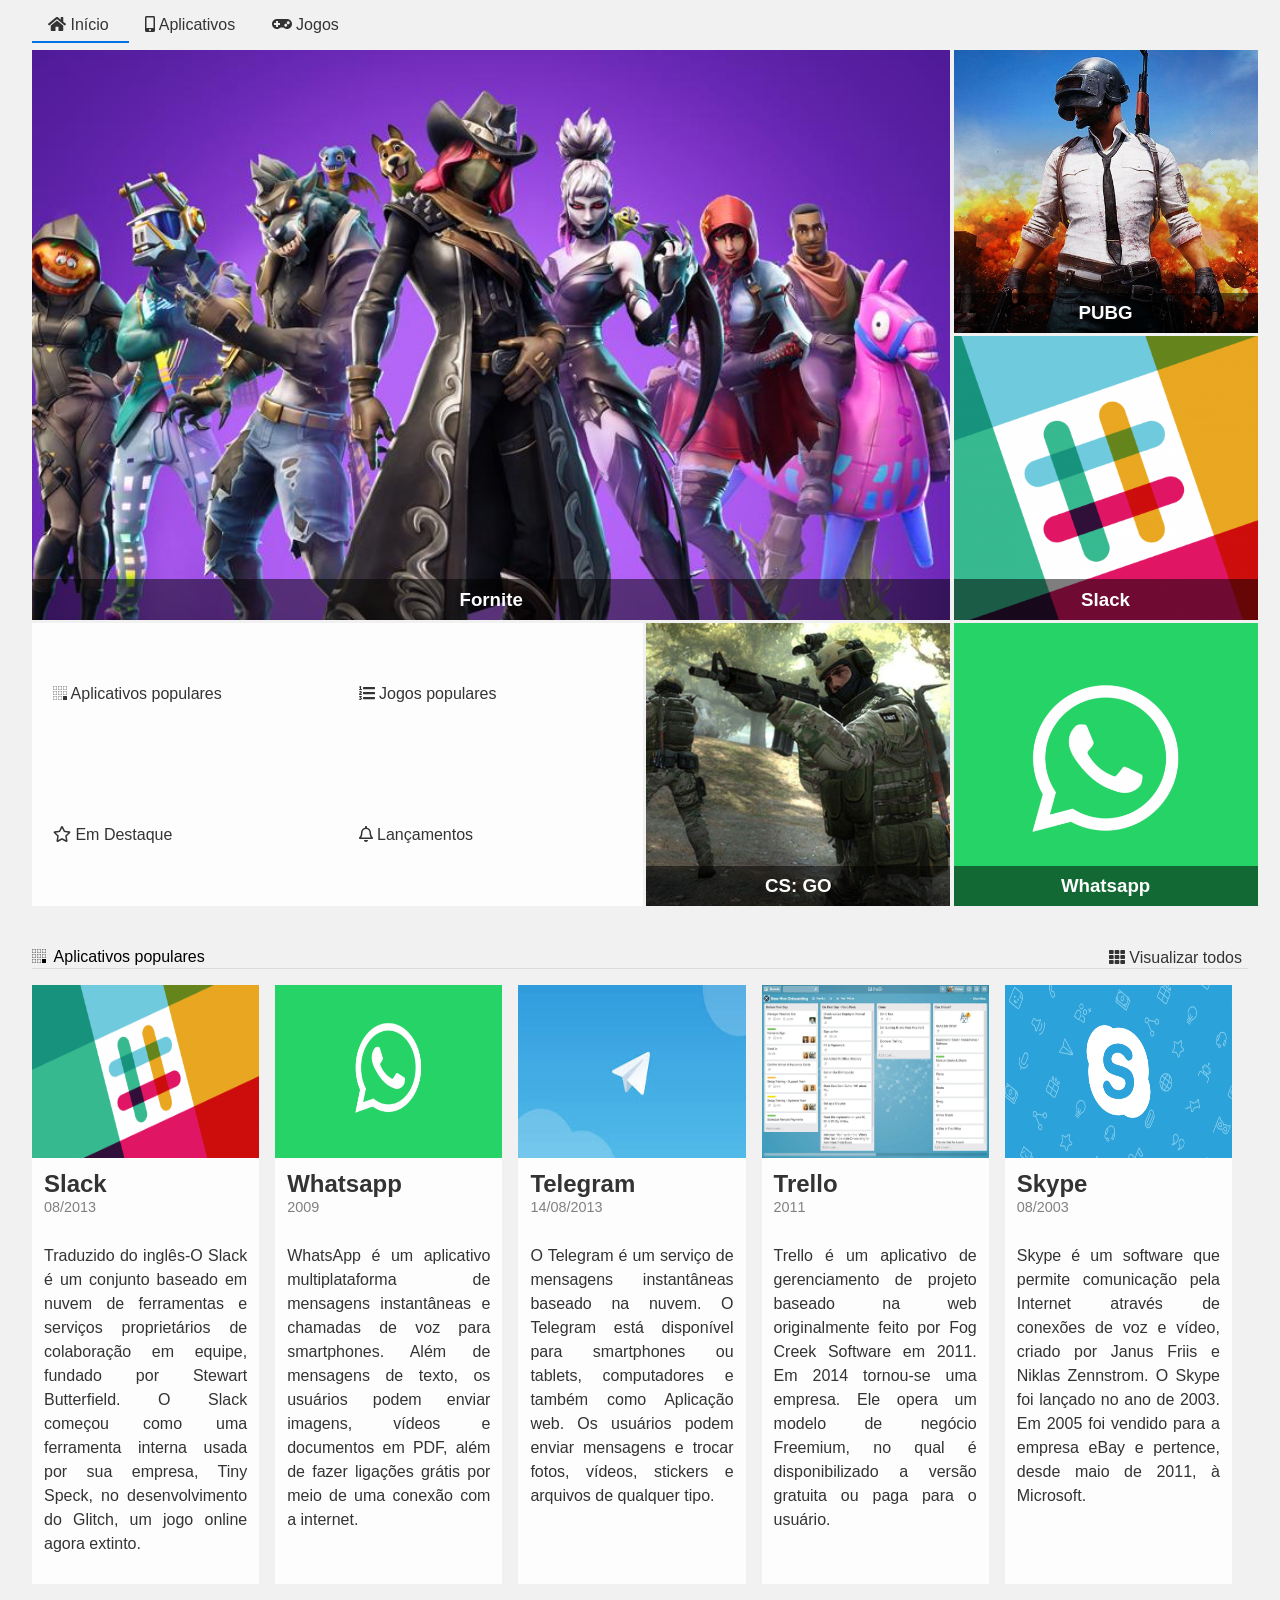
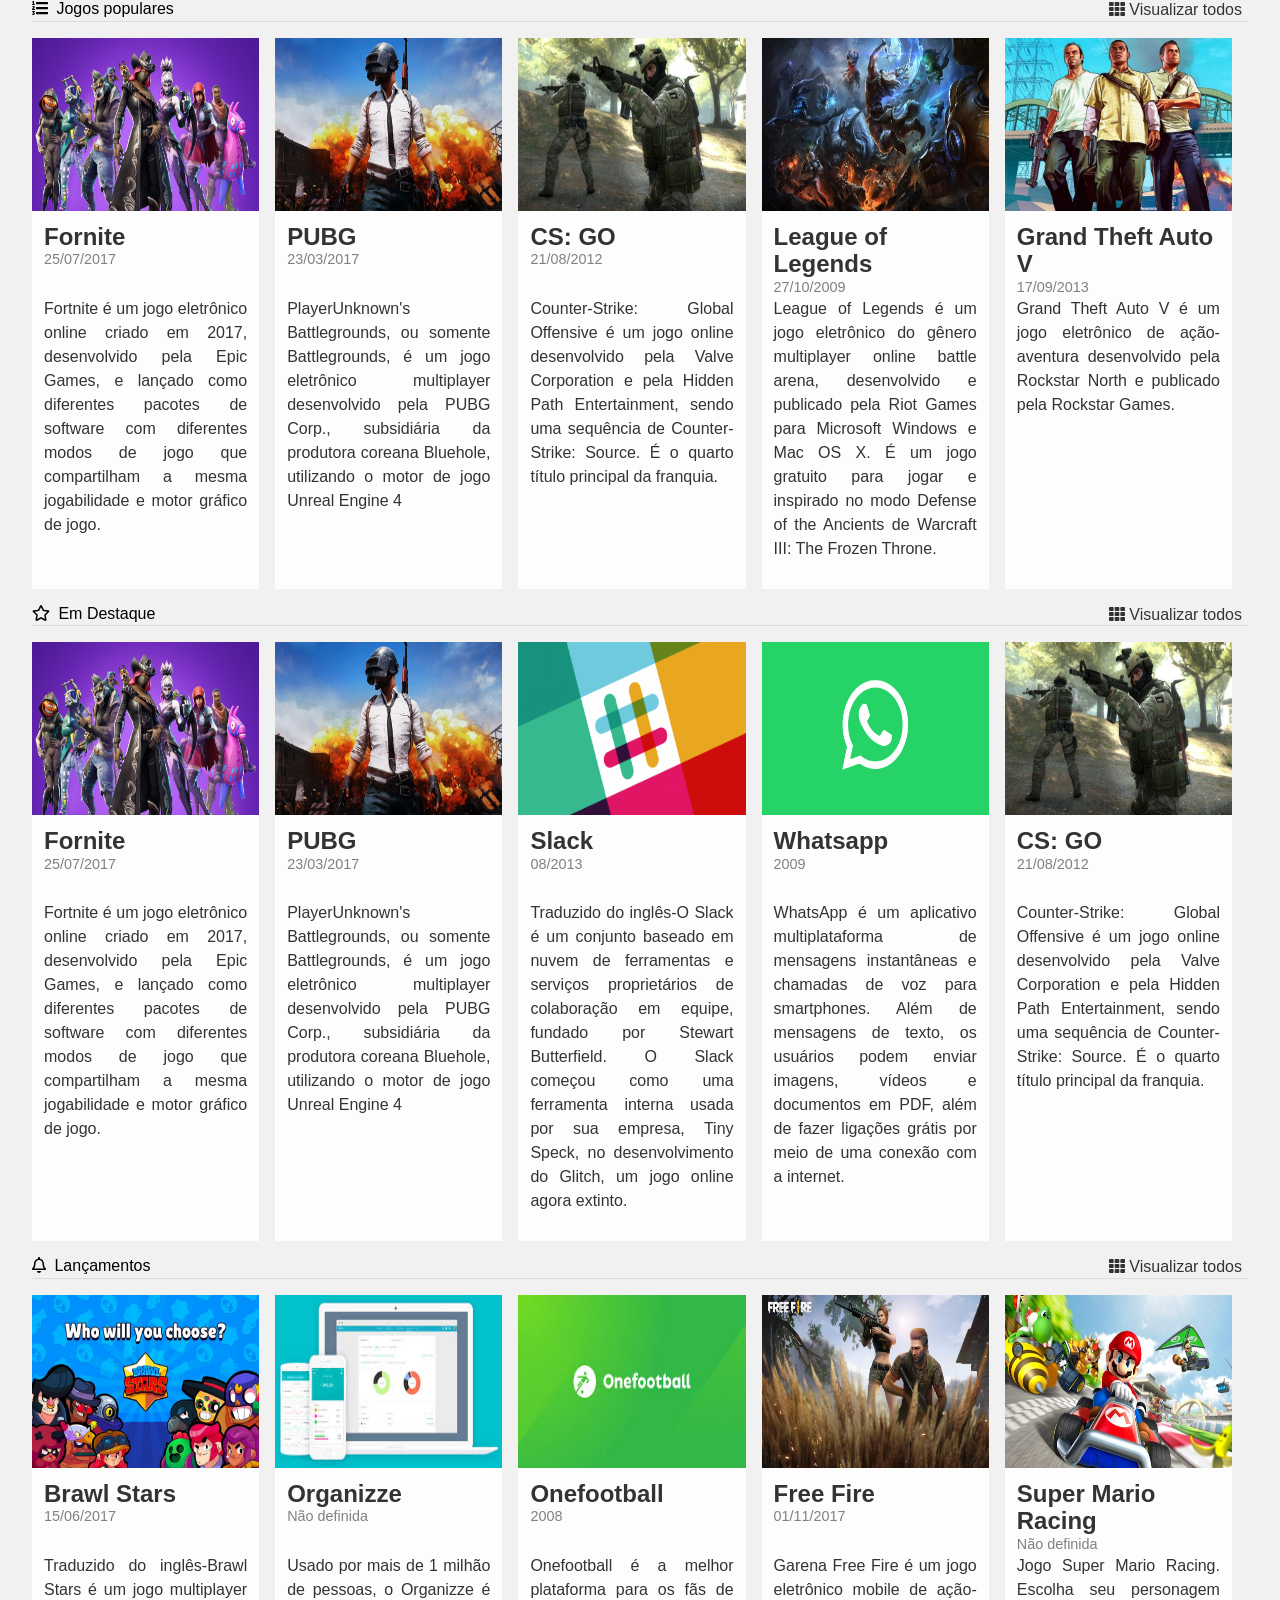
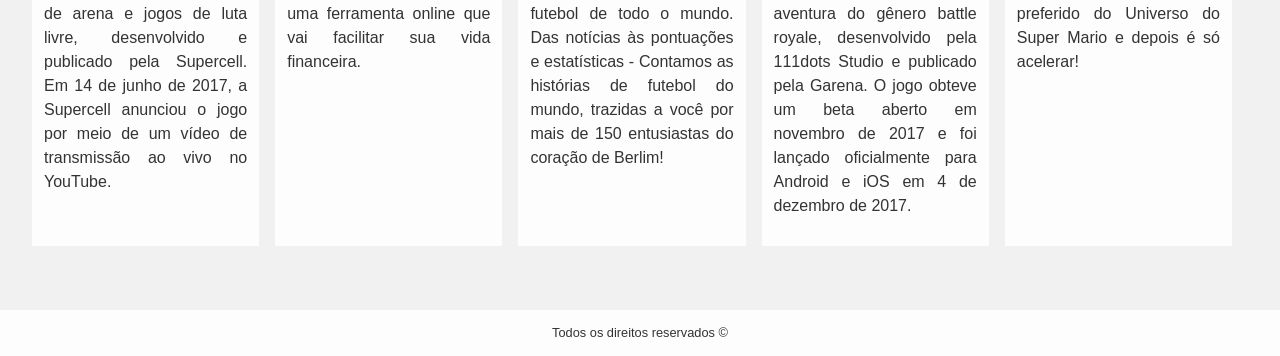
<file: CSS GRID/Aulas/Aula 4/index.html>
<!DOCTYPE html>
<html lang="en">
<head>
    <meta charset="UTF-8">
    <meta name="viewport" content="width=device-width, initial-scale=1.0">
    <meta http-equiv="X-UA-Compatible" content="ie=edge">
    <title>Alura Store | Baixe nossos aplicativos e jogos</title>
    <link href="./assets/css/normalize.css" rel="stylesheet">
    <link href="./assets/css/reset.css" rel="stylesheet">
    <link href="./assets/css/style.css" rel="stylesheet">
    <link href="./assets/css/destaques.css" rel="stylesheet">
    <link href="./assets/css/populares.css" rel="stylesheet">
    <link href="./assets/css/menu.css" rel="stylesheet">
</head>
<body class="app">
    <header class="cabecalho">
        <nav class="menu">
            <ul class="menu__lista">
                <li class="menu__item">
                    <a class="menu__link ativo" href="#">
                        <i class="fas fa-home"></i>
                        Início
                    </a>
                    <a class="menu__link" href="#">
                        <i class="fas fa-mobile-alt"></i>
                        Aplicativos</a>
                    <a class="menu__link" href="#">
                        <i class="fas fa-gamepad"></i>
                        Jogos
                    </a>
                </li>
            </ul>
        </nav>
    </header>
    <main class="conteudo">
        <section class="destaques">
            <div class="destaques__principal caixa">
                <h3 class="destaques__titulo">Fornite</h3>
            </div>
            <div class="destaques__secundario caixa">
                <h3 class="destaques__titulo">PUBG</h3>
            </div>
            <div class="destaques__secundario caixa">
                <h3 class="destaques__titulo">Slack</h3>
            </div>
            <div class="destaques__secundario caixa">
                <h3 class="destaques__titulo">Whatsapp</h3>
            </div>
            <div class="destaques__secundario caixa">
                <h3 class="destaques__titulo">CS: GO</h3>
            </div>
            <div class="destaques__categorias">
                <ul class="destaques__categorias___lista">
                    <li class="destaques__categorias___item">
                        <a class="destaques__categorias___link" href="#">
                            <i class="destaques__categorias___icone fab fa-buromobelexperte"></i>
                            Aplicativos populares
                        </a>
                    </li>
                    <li class="destaques__categorias___item">
                        <a class="destaques__categorias___link" href="#">
                            <i class="fas fa-list-ol"></i>
                            Jogos populares
                        </a>
                    </li>
                    <li class="destaques__categorias___item">
                        <a class="destaques__categorias___link" href="#">
                            <i class="far fa-star"></i>
                            Em Destaque
                        </a>
                    </li>
                    <li class="destaques__categorias___item">
                        <a class="destaques__categorias___link" href="#">
                            <i class="far fa-bell"></i>
                            Lançamentos
                        </a>
                    </li>
                </ul>
            </div>
        </section>
        <section class="populares">
            <div class="populares__itens">
                <div class="populares__info">
                    <div class="populares__cabecalho">
                        <h4 class="populares__titulo">
                            <i class="populares__icone fab fa-buromobelexperte"></i>
                            Aplicativos populares
                        </h4>
                        <button class="populares__botao">
                            <i class="fas fa-th"></i>
                            Visualizar todos
                        </button>
                    </div>
                </div>
                <div class="populares__conteudo">
                    <div class="populares__card">
                        <img class="populares__card___imagem" src="./assets/img/slack.png"></img>
                        <div class="populares__card___corpo">
                            <div class="populares__card___cabecalho">
                                <h5 class="populares__card___titulo">Slack</h5>
                                <time class="populares__card___data" datetime="2013-08-01">08/2013</time>
                            </div>
                            <div class="populares__card___descricao">
                                Traduzido do inglês-O Slack é um conjunto baseado em nuvem de ferramentas e serviços proprietários de colaboração em equipe, fundado por Stewart Butterfield. O Slack começou como uma ferramenta interna usada por sua empresa, Tiny Speck, no desenvolvimento do Glitch, um jogo online agora extinto.
                            </div>
                        </div>
                    </div>
                    <div class="populares__card">
                        <img class="populares__card___imagem" src="./assets/img/whatsapp.png"></img>
                        <div class="populares__card___corpo">
                            <div class="populares__card___cabecalho">
                                <h5 class="populares__card___titulo">Whatsapp</h5>
                                <time class="populares__card___data" datetime="20090-01-01">2009</time>
                            </div>
                            <div class="populares__card___descricao">
                                WhatsApp é um aplicativo multiplataforma de mensagens instantâneas e chamadas de voz para smartphones. Além de mensagens de texto, os usuários podem enviar imagens, vídeos e documentos em PDF, além de fazer ligações grátis por meio de uma conexão com a internet.
                            </div>
                        </div>
                    </div>
                    <div class="populares__card">
                        <img class="populares__card___imagem" src="./assets/img/telegram.jpeg"></img>
                        <div class="populares__card___corpo">
                            <div class="populares__card___cabecalho">
                                <h5 class="populares__card___titulo">Telegram</h5>
                                <time class="populares__card___data" datetime="2013-08-14">14/08/2013</time>
                            </div>
                            <div class="populares__card___descricao">
                                O Telegram é um serviço de mensagens instantâneas baseado na nuvem. O Telegram está disponível para smartphones ou tablets, computadores e também como Aplicação web. Os usuários podem enviar mensagens e trocar fotos, vídeos, stickers e arquivos de qualquer tipo.
                            </div>
                        </div>
                    </div>
                    <div class="populares__card">
                        <img class="populares__card___imagem" src="./assets/img/trello.jpg"></img>
                        <div class="populares__card___corpo">
                            <div class="populares__card___cabecalho">
                                <h5 class="populares__card___titulo">Trello</h5>
                                <time class="populares__card___data" datetime="2011-01-01">2011</time>
                            </div>
                            <div class="populares__card___descricao">
                                Trello é um aplicativo de gerenciamento de projeto baseado na web originalmente feito por Fog Creek Software em 2011. Em 2014 tornou-se uma empresa. Ele opera um modelo de negócio Freemium, no qual é disponibilizado a versão gratuita ou paga para o usuário.
                            </div>
                        </div>
                    </div>
                    <div class="populares__card">
                        <img class="populares__card___imagem" src="./assets/img/skype.png"></img>
                        <div class="populares__card___corpo">
                            <div class="populares__card___cabecalho">
                                <h5 class="populares__card___titulo">Skype</h5>
                                <time class="populares__card___data" datetime="2003-08-01">08/2003</time>
                            </div>
                            <div class="populares__card___descricao">
                                Skype é um software que permite comunicação pela Internet através de conexões de voz e vídeo, criado por Janus Friis e Niklas Zennstrom. O Skype foi lançado no ano de 2003. Em 2005 foi vendido para a empresa eBay e pertence, desde maio de 2011, à Microsoft.
                            </div>
                        </div>
                    </div>
                </div>
            </div>
            <div class="populares__itens">
                <div class="populares__info">
                    <div class="populares__cabecalho">
                        <h4 class="populares__titulo">
                            <i class="populares__icone fas fa-list-ol"></i>
                            Jogos populares
                        </h4>
                        <button class="populares__botao">
                            <i class="fas fa-th"></i>
                            Visualizar todos
                        </button>
                    </div>
                </div>
                <div class="populares__conteudo">
                    <div class="populares__card">
                        <img class="populares__card___imagem" src="./assets/img/fortnite.jpg"></img>
                        <div class="populares__card___corpo">
                            <div class="populares__card___cabecalho">
                                <h5 class="populares__card___titulo">Fornite</h5>
                                <time class="populares__card___data" datetime="2017-07-25">25/07/2017</time>
                            </div>
                            <div class="populares__card___descricao">
                                Fortnite é um jogo eletrônico online criado em 2017, desenvolvido pela Epic Games, e lançado como diferentes pacotes de software com diferentes modos de jogo que compartilham a mesma jogabilidade e motor gráfico de jogo.
                            </div>
                        </div>
                    </div>
                    <div class="populares__card">
                        <img class="populares__card___imagem" src="./assets/img/pubg.jpg"></img>
                        <div class="populares__card___corpo">
                            <div class="populares__card___cabecalho">
                                <h5 class="populares__card___titulo">PUBG</h5>
                                <time class="populares__card___data" datetime="2017-03-23">23/03/2017</time>
                            </div>
                            <div class="populares__card___descricao">
                                PlayerUnknown's Battlegrounds, ou somente Battlegrounds, é um jogo eletrônico multiplayer desenvolvido pela PUBG Corp., subsidiária da produtora coreana Bluehole, utilizando o motor de jogo Unreal Engine 4
                            </div>
                        </div>
                    </div>
                    <div class="populares__card">
                        <img class="populares__card___imagem" src="./assets/img/cs-go.jpg"></img>
                        <div class="populares__card___corpo">
                            <div class="populares__card___cabecalho">
                                <h5 class="populares__card___titulo">CS: GO</h5>
                                <time class="populares__card___data" datetime="2012-08-21">21/08/2012</time>
                            </div>
                            <div class="populares__card___descricao">
                                Counter-Strike: Global Offensive é um jogo online desenvolvido pela Valve Corporation e pela Hidden Path Entertainment, sendo uma sequência de Counter-Strike: Source. É o quarto título principal da franquia.
                            </div>
                        </div>
                    </div>
                    <div class="populares__card">
                        <img class="populares__card___imagem" src="./assets/img/lol.jpg"></img>
                        <div class="populares__card___corpo">
                            <div class="populares__card___cabecalho">
                                <h5 class="populares__card___titulo">League of Legends</h5>
                                <time class="populares__card___data" datetime="2009-10-27">27/10/2009</time>
                            </div>
                            <div class="populares__card___descricao">
                                League of Legends é um jogo eletrônico do gênero multiplayer online battle arena, desenvolvido e publicado pela Riot Games para Microsoft Windows e Mac OS X. É um jogo gratuito para jogar e inspirado no modo Defense of the Ancients de Warcraft III: The Frozen Throne.
                            </div>
                        </div>
                    </div>
                    <div class="populares__card">
                        <img class="populares__card___imagem" src="./assets/img/gta-v.jpg"></img>
                        <div class="populares__card___corpo">
                            <div class="populares__card___cabecalho">
                                <h5 class="populares__card___titulo">Grand Theft Auto V</h5>
                                <time class="populares__card___data" datetime="2013-09-17">17/09/2013</time>
                            </div>
                            <div class="populares__card___descricao">
                                Grand Theft Auto V é um jogo eletrônico de ação-aventura desenvolvido pela Rockstar North e publicado pela Rockstar Games.
                            </div>
                        </div>
                    </div>
                </div>
            </div>
            <div class="populares__itens">
                <div class="populares__info">
                    <div class="populares__cabecalho">
                        <h4 class="populares__titulo">
                            <i class="populares__icone far fa-star"></i>
                            Em Destaque
                        </h4>
                        <button class="populares__botao">
                            <i class="fas fa-th"></i>
                            Visualizar todos
                        </button>
                    </div>
                </div>
                <div class="populares__conteudo">
                    <div class="populares__card">
                        <img class="populares__card___imagem" src="./assets/img/fortnite.jpg"></img>
                        <div class="populares__card___corpo">
                            <div class="populares__card___cabecalho">
                                <h5 class="populares__card___titulo">Fornite</h5>
                                <time class="populares__card___data" datetime="2017-07-25">25/07/2017</time>
                            </div>
                            <div class="populares__card___descricao">
                                Fortnite é um jogo eletrônico online criado em 2017, desenvolvido pela Epic Games, e lançado como diferentes pacotes de software com diferentes modos de jogo que compartilham a mesma jogabilidade e motor gráfico de jogo.
                            </div>
                        </div>
                    </div>
                    <div class="populares__card">
                        <img class="populares__card___imagem" src="./assets/img/pubg.jpg"></img>
                        <div class="populares__card___corpo">
                            <div class="populares__card___cabecalho">
                                <h5 class="populares__card___titulo">PUBG</h5>
                                <time class="populares__card___data" datetime="2017-03-23">23/03/2017</time>
                            </div>
                            <div class="populares__card___descricao">
                                PlayerUnknown's Battlegrounds, ou somente Battlegrounds, é um jogo eletrônico multiplayer desenvolvido pela PUBG Corp., subsidiária da produtora coreana Bluehole, utilizando o motor de jogo Unreal Engine 4
                            </div>
                        </div>
                    </div>
                    <div class="populares__card">
                        <img class="populares__card___imagem" src="./assets/img/slack.png"></img>
                        <div class="populares__card___corpo">
                            <div class="populares__card___cabecalho">
                                <h5 class="populares__card___titulo">Slack</h5>
                                <time class="populares__card___data" datetime="2013-08-01">08/2013</time>
                            </div>
                            <div class="populares__card___descricao">
                                Traduzido do inglês-O Slack é um conjunto baseado em nuvem de ferramentas e serviços proprietários de colaboração em equipe, fundado por Stewart Butterfield. O Slack começou como uma ferramenta interna usada por sua empresa, Tiny Speck, no desenvolvimento do Glitch, um jogo online agora extinto.
                            </div>
                        </div>
                    </div>
                    <div class="populares__card">
                        <img class="populares__card___imagem" src="./assets/img/whatsapp.png"></img>
                        <div class="populares__card___corpo">
                            <div class="populares__card___cabecalho">
                                <h5 class="populares__card___titulo">Whatsapp</h5>
                                <time class="populares__card___data" datetime="20090-01-01">2009</time>
                            </div>
                            <div class="populares__card___descricao">
                                WhatsApp é um aplicativo multiplataforma de mensagens instantâneas e chamadas de voz para smartphones. Além de mensagens de texto, os usuários podem enviar imagens, vídeos e documentos em PDF, além de fazer ligações grátis por meio de uma conexão com a internet.
                            </div>
                        </div>
                    </div>
                    <div class="populares__card">
                        <img class="populares__card___imagem" src="./assets/img/cs-go.jpg"></img>
                        <div class="populares__card___corpo">
                            <div class="populares__card___cabecalho">
                                <h5 class="populares__card___titulo">CS: GO</h5>
                                <time class="populares__card___data" datetime="2012-08-21">21/08/2012</time>
                            </div>
                            <div class="populares__card___descricao">
                                Counter-Strike: Global Offensive é um jogo online desenvolvido pela Valve Corporation e pela Hidden Path Entertainment, sendo uma sequência de Counter-Strike: Source. É o quarto título principal da franquia.
                            </div>
                        </div>
                    </div>
                </div>
            </div>
            <div class="populares__itens">
                <div class="populares__info">
                    <div class="populares__cabecalho">
                        <h4 class="populares__titulo">
                            <i class="populares__icone far fa-bell"></i>
                            Lançamentos
                        </h4>
                        <button class="populares__botao">
                            <i class="fas fa-th"></i>
                            Visualizar todos
                        </button>
                    </div>
                </div>
                <div class="populares__conteudo">
                    <div class="populares__card">
                        <img class="populares__card___imagem" src="./assets/img/brawl-stars.jpg"></img>
                        <div class="populares__card___corpo">
                            <div class="populares__card___cabecalho">
                                <h5 class="populares__card___titulo">Brawl Stars</h5>
                                <time class="populares__card___data" datetime="2017-06-15">15/06/2017</time>
                            </div>
                            <div class="populares__card___descricao">
                                Traduzido do inglês-Brawl Stars é um jogo multiplayer de arena e jogos de luta livre, desenvolvido e publicado pela Supercell. Em 14 de junho de 2017, a Supercell anunciou o jogo por meio de um vídeo de transmissão ao vivo no YouTube.
                            </div>
                        </div>
                    </div>
                    <div class="populares__card">
                        <img class="populares__card___imagem" src="./assets/img/organizze.jpeg"></img>
                        <div class="populares__card___corpo">
                            <div class="populares__card___cabecalho">
                                <h5 class="populares__card___titulo">Organizze</h5>
                                <time class="populares__card___data" datetime="">Não definida</time>
                            </div>
                            <div class="populares__card___descricao">
                                Usado por mais de 1 milhão de pessoas, o Organizze é uma ferramenta online que vai facilitar sua vida financeira.  
                            </div>
                        </div>
                    </div>
                    <div class="populares__card">
                        <img class="populares__card___imagem" src="./assets/img/onefotball.jpeg"></img>
                        <div class="populares__card___corpo">
                            <div class="populares__card___cabecalho">
                                <h5 class="populares__card___titulo">Onefootball</h5>
                                <time class="populares__card___data" datetime="2008-01-01">2008</time>
                            </div>
                            <div class="populares__card___descricao">
                                Onefootball é a melhor plataforma para os fãs de futebol de todo o mundo. Das notícias às pontuações e estatísticas - Contamos as histórias de futebol do mundo, trazidas a você por mais de 150 entusiastas do coração de Berlim!
                            </div>
                        </div>
                    </div>
                    <div class="populares__card">
                        <img class="populares__card___imagem" src="./assets/img/free-fire.jpg"></img>
                        <div class="populares__card___corpo">
                            <div class="populares__card___cabecalho">
                                <h5 class="populares__card___titulo">Free Fire</h5>
                                <time class="populares__card___data" datetime="2017-11-01">01/11/2017</time>
                            </div>
                            <div class="populares__card___descricao">
                                Garena Free Fire é um jogo eletrônico mobile de ação-aventura do gênero battle royale, desenvolvido pela 111dots Studio e publicado pela Garena. O jogo obteve um beta aberto em novembro de 2017 e foi lançado oficialmente para Android e iOS em 4 de dezembro de 2017.
                            </div>
                        </div>
                    </div>
                    <div class="populares__card">
                        <img class="populares__card___imagem" src="./assets/img/mario-kart.jpg"></img>
                        <div class="populares__card___corpo">
                            <div class="populares__card___cabecalho">
                                <h5 class="populares__card___titulo">Super Mario Racing</h5>
                                <time class="populares__card___data" datetime="">Não definida</time>
                            </div>
                            <div class="populares__card___descricao">
                                Jogo Super Mario Racing. Escolha seu personagem preferido do Universo do Super Mario e depois é só acelerar!
                            </div>
                        </div>
                    </div>
                </div>
            </div>
        </section>
    </main>
    <footer class="rodape">Todos os direitos reservados &copy;</footer>
    <script src="./assets/js/fontawesome.all.min.js"></script>
</body>
</html>
</file>
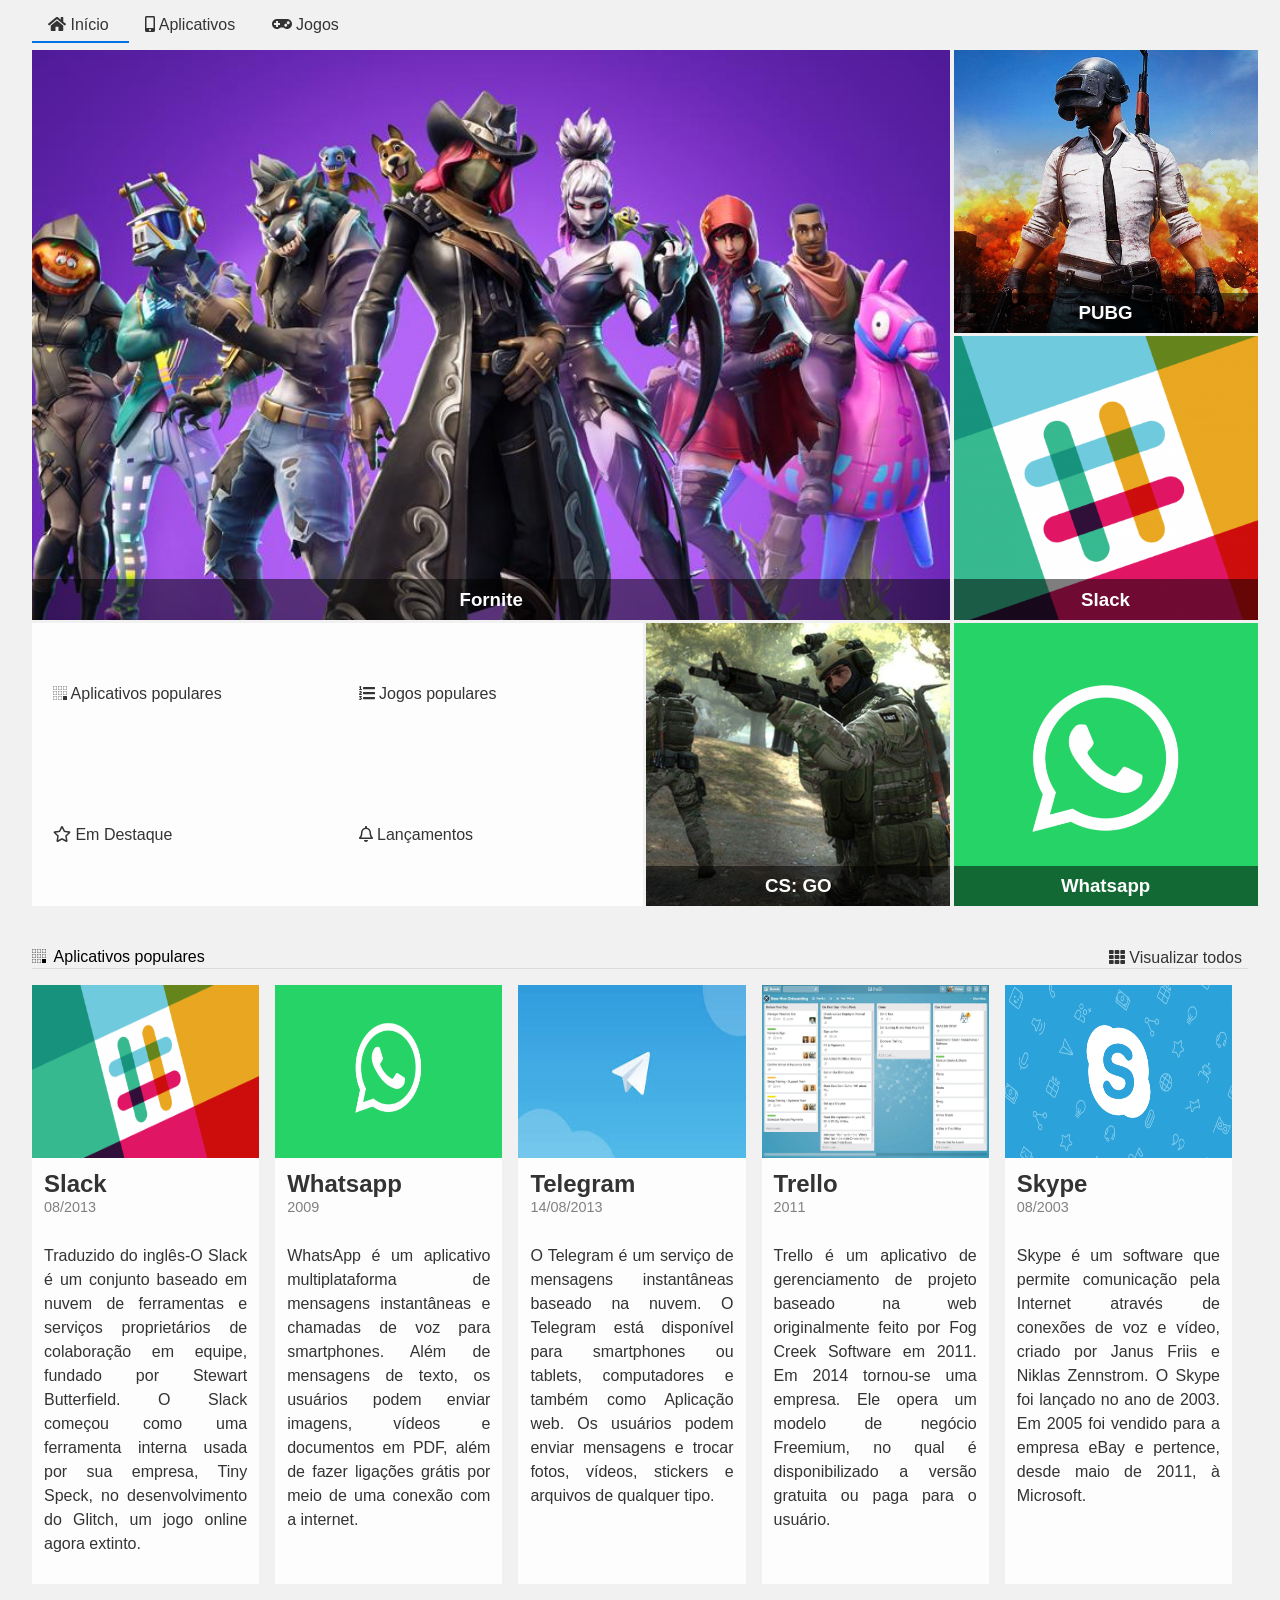
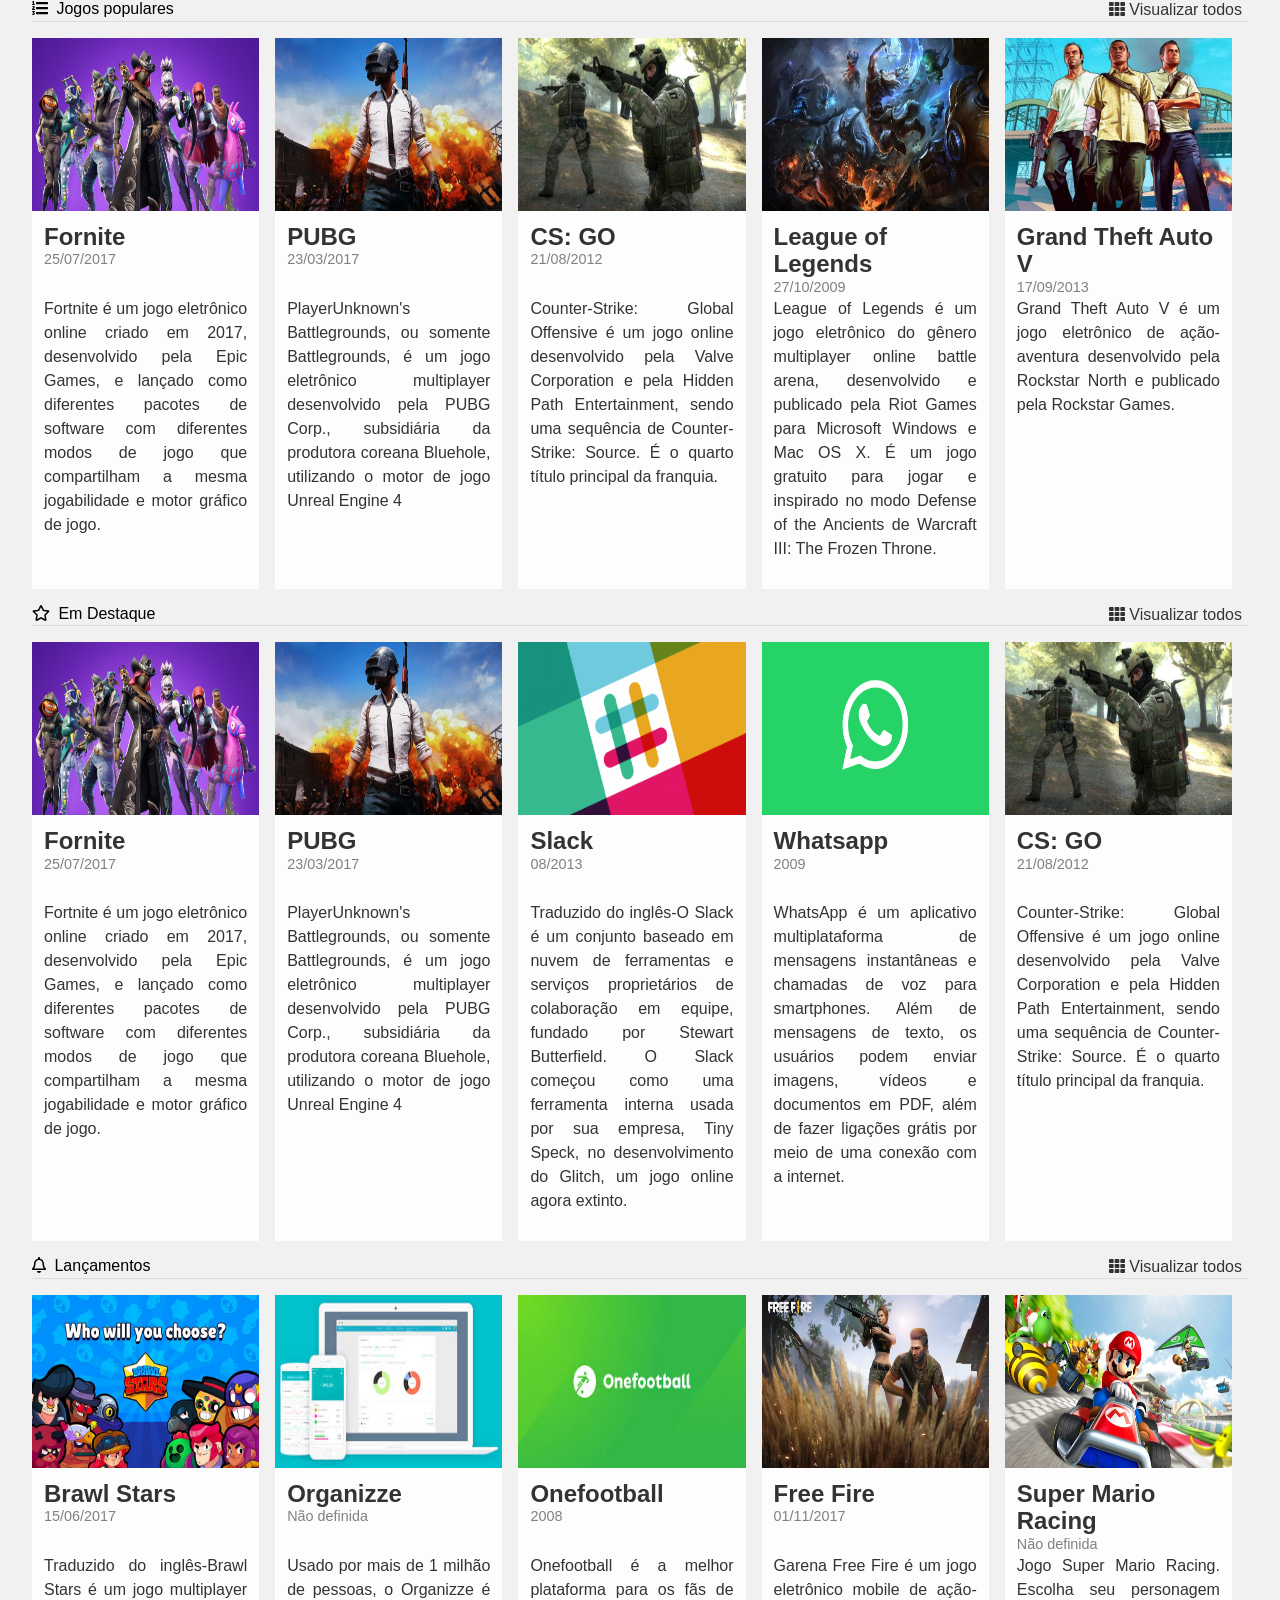
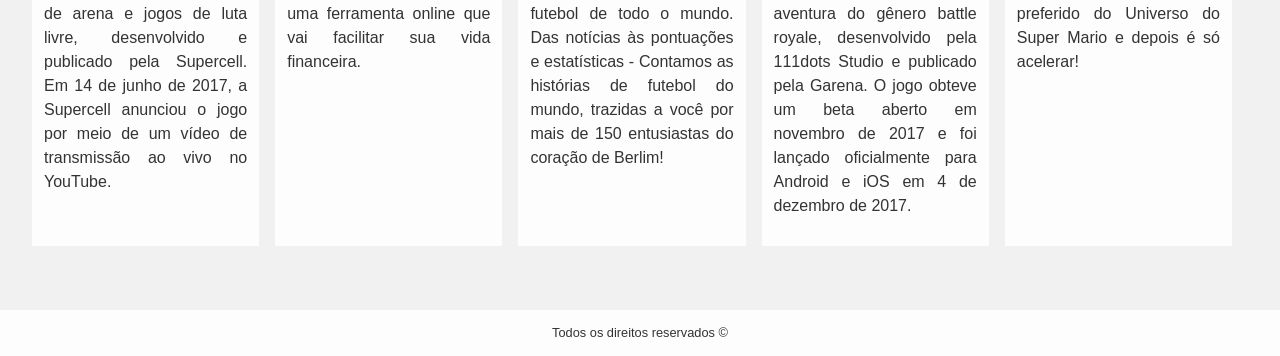
<file: CSS GRID/Aulas/Aula 5/index.html>
<!DOCTYPE html>
<html lang="en">
<head>
    <meta charset="UTF-8">
    <meta name="viewport" content="width=device-width, initial-scale=1.0">
    <meta http-equiv="X-UA-Compatible" content="ie=edge">
    <title>Alura Store | Baixe nossos aplicativos e jogos</title>
    <link href="./assets/css/normalize.css" rel="stylesheet">
    <link href="./assets/css/reset.css" rel="stylesheet">
    <link href="./assets/css/style.css" rel="stylesheet">
    <link href="./assets/css/destaques.css" rel="stylesheet">
    <link href="./assets/css/populares.css" rel="stylesheet">
    <link href="./assets/css/menu.css" rel="stylesheet">
    <link href="./assets/css/responsivo.css" rel="stylesheet">
</head>
<body class="app">
    <header class="cabecalho">
        <nav class="menu">
            <ul class="menu__lista">
                <li class="menu__item">
                    <a class="menu__link ativo" href="#">
                        <i class="fas fa-home"></i>
                        Início
                    </a>
                    <a class="menu__link" href="#">
                        <i class="fas fa-mobile-alt"></i>
                        Aplicativos</a>
                    <a class="menu__link" href="#">
                        <i class="fas fa-gamepad"></i>
                        Jogos
                    </a>
                </li>
            </ul>
        </nav>
    </header>
    <main class="conteudo">
        <section class="destaques">
            <div class="destaques__principal caixa">
                <h3 class="destaques__titulo">Fornite</h3>
            </div>
            <div class="destaques__secundario caixa">
                <h3 class="destaques__titulo">PUBG</h3>
            </div>
            <div class="destaques__secundario caixa">
                <h3 class="destaques__titulo">Slack</h3>
            </div>
            <div class="destaques__secundario caixa">
                <h3 class="destaques__titulo">Whatsapp</h3>
            </div>
            <div class="destaques__secundario caixa">
                <h3 class="destaques__titulo">CS: GO</h3>
            </div>
            <div class="destaques__categorias">
                <ul class="destaques__categorias___lista">
                    <li class="destaques__categorias___item">
                        <a class="destaques__categorias___link" href="#">
                            <i class="destaques__categorias___icone fab fa-buromobelexperte"></i>
                            Aplicativos populares
                        </a>
                    </li>
                    <li class="destaques__categorias___item">
                        <a class="destaques__categorias___link" href="#">
                            <i class="fas fa-list-ol"></i>
                            Jogos populares
                        </a>
                    </li>
                    <li class="destaques__categorias___item">
                        <a class="destaques__categorias___link" href="#">
                            <i class="far fa-star"></i>
                            Em Destaque
                        </a>
                    </li>
                    <li class="destaques__categorias___item">
                        <a class="destaques__categorias___link" href="#">
                            <i class="far fa-bell"></i>
                            Lançamentos
                        </a>
                    </li>
                </ul>
            </div>
        </section>
        <section class="populares">
            <div class="populares__itens">
                <div class="populares__info">
                    <div class="populares__cabecalho">
                        <h4 class="populares__titulo">
                            <i class="populares__icone fab fa-buromobelexperte"></i>
                            Aplicativos populares
                        </h4>
                        <button class="populares__botao">
                            <i class="fas fa-th"></i>
                            Visualizar todos
                        </button>
                    </div>
                </div>
                <div class="populares__conteudo">
                    <div class="populares__card">
                        <img class="populares__card___imagem" src="./assets/img/slack.png"></img>
                        <div class="populares__card___corpo">
                            <div class="populares__card___cabecalho">
                                <h5 class="populares__card___titulo">Slack</h5>
                                <time class="populares__card___data" datetime="2013-08-01">08/2013</time>
                            </div>
                            <div class="populares__card___descricao">
                                Traduzido do inglês-O Slack é um conjunto baseado em nuvem de ferramentas e serviços proprietários de colaboração em equipe, fundado por Stewart Butterfield. O Slack começou como uma ferramenta interna usada por sua empresa, Tiny Speck, no desenvolvimento do Glitch, um jogo online agora extinto.
                            </div>
                        </div>
                    </div>
                    <div class="populares__card">
                        <img class="populares__card___imagem" src="./assets/img/whatsapp.png"></img>
                        <div class="populares__card___corpo">
                            <div class="populares__card___cabecalho">
                                <h5 class="populares__card___titulo">Whatsapp</h5>
                                <time class="populares__card___data" datetime="20090-01-01">2009</time>
                            </div>
                            <div class="populares__card___descricao">
                                WhatsApp é um aplicativo multiplataforma de mensagens instantâneas e chamadas de voz para smartphones. Além de mensagens de texto, os usuários podem enviar imagens, vídeos e documentos em PDF, além de fazer ligações grátis por meio de uma conexão com a internet.
                            </div>
                        </div>
                    </div>
                    <div class="populares__card">
                        <img class="populares__card___imagem" src="./assets/img/telegram.jpeg"></img>
                        <div class="populares__card___corpo">
                            <div class="populares__card___cabecalho">
                                <h5 class="populares__card___titulo">Telegram</h5>
                                <time class="populares__card___data" datetime="2013-08-14">14/08/2013</time>
                            </div>
                            <div class="populares__card___descricao">
                                O Telegram é um serviço de mensagens instantâneas baseado na nuvem. O Telegram está disponível para smartphones ou tablets, computadores e também como Aplicação web. Os usuários podem enviar mensagens e trocar fotos, vídeos, stickers e arquivos de qualquer tipo.
                            </div>
                        </div>
                    </div>
                    <div class="populares__card">
                        <img class="populares__card___imagem" src="./assets/img/trello.jpg"></img>
                        <div class="populares__card___corpo">
                            <div class="populares__card___cabecalho">
                                <h5 class="populares__card___titulo">Trello</h5>
                                <time class="populares__card___data" datetime="2011-01-01">2011</time>
                            </div>
                            <div class="populares__card___descricao">
                                Trello é um aplicativo de gerenciamento de projeto baseado na web originalmente feito por Fog Creek Software em 2011. Em 2014 tornou-se uma empresa. Ele opera um modelo de negócio Freemium, no qual é disponibilizado a versão gratuita ou paga para o usuário.
                            </div>
                        </div>
                    </div>
                    <div class="populares__card">
                        <img class="populares__card___imagem" src="./assets/img/skype.png"></img>
                        <div class="populares__card___corpo">
                            <div class="populares__card___cabecalho">
                                <h5 class="populares__card___titulo">Skype</h5>
                                <time class="populares__card___data" datetime="2003-08-01">08/2003</time>
                            </div>
                            <div class="populares__card___descricao">
                                Skype é um software que permite comunicação pela Internet através de conexões de voz e vídeo, criado por Janus Friis e Niklas Zennstrom. O Skype foi lançado no ano de 2003. Em 2005 foi vendido para a empresa eBay e pertence, desde maio de 2011, à Microsoft.
                            </div>
                        </div>
                    </div>
                </div>
            </div>
            <div class="populares__itens">
                <div class="populares__info">
                    <div class="populares__cabecalho">
                        <h4 class="populares__titulo">
                            <i class="populares__icone fas fa-list-ol"></i>
                            Jogos populares
                        </h4>
                        <button class="populares__botao">
                            <i class="fas fa-th"></i>
                            Visualizar todos
                        </button>
                    </div>
                </div>
                <div class="populares__conteudo">
                    <div class="populares__card">
                        <img class="populares__card___imagem" src="./assets/img/fortnite.jpg"></img>
                        <div class="populares__card___corpo">
                            <div class="populares__card___cabecalho">
                                <h5 class="populares__card___titulo">Fornite</h5>
                                <time class="populares__card___data" datetime="2017-07-25">25/07/2017</time>
                            </div>
                            <div class="populares__card___descricao">
                                Fortnite é um jogo eletrônico online criado em 2017, desenvolvido pela Epic Games, e lançado como diferentes pacotes de software com diferentes modos de jogo que compartilham a mesma jogabilidade e motor gráfico de jogo.
                            </div>
                        </div>
                    </div>
                    <div class="populares__card">
                        <img class="populares__card___imagem" src="./assets/img/pubg.jpg"></img>
                        <div class="populares__card___corpo">
                            <div class="populares__card___cabecalho">
                                <h5 class="populares__card___titulo">PUBG</h5>
                                <time class="populares__card___data" datetime="2017-03-23">23/03/2017</time>
                            </div>
                            <div class="populares__card___descricao">
                                PlayerUnknown's Battlegrounds, ou somente Battlegrounds, é um jogo eletrônico multiplayer desenvolvido pela PUBG Corp., subsidiária da produtora coreana Bluehole, utilizando o motor de jogo Unreal Engine 4
                            </div>
                        </div>
                    </div>
                    <div class="populares__card">
                        <img class="populares__card___imagem" src="./assets/img/cs-go.jpg"></img>
                        <div class="populares__card___corpo">
                            <div class="populares__card___cabecalho">
                                <h5 class="populares__card___titulo">CS: GO</h5>
                                <time class="populares__card___data" datetime="2012-08-21">21/08/2012</time>
                            </div>
                            <div class="populares__card___descricao">
                                Counter-Strike: Global Offensive é um jogo online desenvolvido pela Valve Corporation e pela Hidden Path Entertainment, sendo uma sequência de Counter-Strike: Source. É o quarto título principal da franquia.
                            </div>
                        </div>
                    </div>
                    <div class="populares__card">
                        <img class="populares__card___imagem" src="./assets/img/lol.jpg"></img>
                        <div class="populares__card___corpo">
                            <div class="populares__card___cabecalho">
                                <h5 class="populares__card___titulo">League of Legends</h5>
                                <time class="populares__card___data" datetime="2009-10-27">27/10/2009</time>
                            </div>
                            <div class="populares__card___descricao">
                                League of Legends é um jogo eletrônico do gênero multiplayer online battle arena, desenvolvido e publicado pela Riot Games para Microsoft Windows e Mac OS X. É um jogo gratuito para jogar e inspirado no modo Defense of the Ancients de Warcraft III: The Frozen Throne.
                            </div>
                        </div>
                    </div>
                    <div class="populares__card">
                        <img class="populares__card___imagem" src="./assets/img/gta-v.jpg"></img>
                        <div class="populares__card___corpo">
                            <div class="populares__card___cabecalho">
                                <h5 class="populares__card___titulo">Grand Theft Auto V</h5>
                                <time class="populares__card___data" datetime="2013-09-17">17/09/2013</time>
                            </div>
                            <div class="populares__card___descricao">
                                Grand Theft Auto V é um jogo eletrônico de ação-aventura desenvolvido pela Rockstar North e publicado pela Rockstar Games.
                            </div>
                        </div>
                    </div>
                </div>
            </div>
            <div class="populares__itens">
                <div class="populares__info">
                    <div class="populares__cabecalho">
                        <h4 class="populares__titulo">
                            <i class="populares__icone far fa-star"></i>
                            Em Destaque
                        </h4>
                        <button class="populares__botao">
                            <i class="fas fa-th"></i>
                            Visualizar todos
                        </button>
                    </div>
                </div>
                <div class="populares__conteudo">
                    <div class="populares__card">
                        <img class="populares__card___imagem" src="./assets/img/fortnite.jpg"></img>
                        <div class="populares__card___corpo">
                            <div class="populares__card___cabecalho">
                                <h5 class="populares__card___titulo">Fornite</h5>
                                <time class="populares__card___data" datetime="2017-07-25">25/07/2017</time>
                            </div>
                            <div class="populares__card___descricao">
                                Fortnite é um jogo eletrônico online criado em 2017, desenvolvido pela Epic Games, e lançado como diferentes pacotes de software com diferentes modos de jogo que compartilham a mesma jogabilidade e motor gráfico de jogo.
                            </div>
                        </div>
                    </div>
                    <div class="populares__card">
                        <img class="populares__card___imagem" src="./assets/img/pubg.jpg"></img>
                        <div class="populares__card___corpo">
                            <div class="populares__card___cabecalho">
                                <h5 class="populares__card___titulo">PUBG</h5>
                                <time class="populares__card___data" datetime="2017-03-23">23/03/2017</time>
                            </div>
                            <div class="populares__card___descricao">
                                PlayerUnknown's Battlegrounds, ou somente Battlegrounds, é um jogo eletrônico multiplayer desenvolvido pela PUBG Corp., subsidiária da produtora coreana Bluehole, utilizando o motor de jogo Unreal Engine 4
                            </div>
                        </div>
                    </div>
                    <div class="populares__card">
                        <img class="populares__card___imagem" src="./assets/img/slack.png"></img>
                        <div class="populares__card___corpo">
                            <div class="populares__card___cabecalho">
                                <h5 class="populares__card___titulo">Slack</h5>
                                <time class="populares__card___data" datetime="2013-08-01">08/2013</time>
                            </div>
                            <div class="populares__card___descricao">
                                Traduzido do inglês-O Slack é um conjunto baseado em nuvem de ferramentas e serviços proprietários de colaboração em equipe, fundado por Stewart Butterfield. O Slack começou como uma ferramenta interna usada por sua empresa, Tiny Speck, no desenvolvimento do Glitch, um jogo online agora extinto.
                            </div>
                        </div>
                    </div>
                    <div class="populares__card">
                        <img class="populares__card___imagem" src="./assets/img/whatsapp.png"></img>
                        <div class="populares__card___corpo">
                            <div class="populares__card___cabecalho">
                                <h5 class="populares__card___titulo">Whatsapp</h5>
                                <time class="populares__card___data" datetime="20090-01-01">2009</time>
                            </div>
                            <div class="populares__card___descricao">
                                WhatsApp é um aplicativo multiplataforma de mensagens instantâneas e chamadas de voz para smartphones. Além de mensagens de texto, os usuários podem enviar imagens, vídeos e documentos em PDF, além de fazer ligações grátis por meio de uma conexão com a internet.
                            </div>
                        </div>
                    </div>
                    <div class="populares__card">
                        <img class="populares__card___imagem" src="./assets/img/cs-go.jpg"></img>
                        <div class="populares__card___corpo">
                            <div class="populares__card___cabecalho">
                                <h5 class="populares__card___titulo">CS: GO</h5>
                                <time class="populares__card___data" datetime="2012-08-21">21/08/2012</time>
                            </div>
                            <div class="populares__card___descricao">
                                Counter-Strike: Global Offensive é um jogo online desenvolvido pela Valve Corporation e pela Hidden Path Entertainment, sendo uma sequência de Counter-Strike: Source. É o quarto título principal da franquia.
                            </div>
                        </div>
                    </div>
                </div>
            </div>
            <div class="populares__itens">
                <div class="populares__info">
                    <div class="populares__cabecalho">
                        <h4 class="populares__titulo">
                            <i class="populares__icone far fa-bell"></i>
                            Lançamentos
                        </h4>
                        <button class="populares__botao">
                            <i class="fas fa-th"></i>
                            Visualizar todos
                        </button>
                    </div>
                </div>
                <div class="populares__conteudo">
                    <div class="populares__card">
                        <img class="populares__card___imagem" src="./assets/img/brawl-stars.jpg"></img>
                        <div class="populares__card___corpo">
                            <div class="populares__card___cabecalho">
                                <h5 class="populares__card___titulo">Brawl Stars</h5>
                                <time class="populares__card___data" datetime="2017-06-15">15/06/2017</time>
                            </div>
                            <div class="populares__card___descricao">
                                Traduzido do inglês-Brawl Stars é um jogo multiplayer de arena e jogos de luta livre, desenvolvido e publicado pela Supercell. Em 14 de junho de 2017, a Supercell anunciou o jogo por meio de um vídeo de transmissão ao vivo no YouTube.
                            </div>
                        </div>
                    </div>
                    <div class="populares__card">
                        <img class="populares__card___imagem" src="./assets/img/organizze.jpeg"></img>
                        <div class="populares__card___corpo">
                            <div class="populares__card___cabecalho">
                                <h5 class="populares__card___titulo">Organizze</h5>
                                <time class="populares__card___data" datetime="">Não definida</time>
                            </div>
                            <div class="populares__card___descricao">
                                Usado por mais de 1 milhão de pessoas, o Organizze é uma ferramenta online que vai facilitar sua vida financeira.  
                            </div>
                        </div>
                    </div>
                    <div class="populares__card">
                        <img class="populares__card___imagem" src="./assets/img/onefotball.jpeg"></img>
                        <div class="populares__card___corpo">
                            <div class="populares__card___cabecalho">
                                <h5 class="populares__card___titulo">Onefootball</h5>
                                <time class="populares__card___data" datetime="2008-01-01">2008</time>
                            </div>
                            <div class="populares__card___descricao">
                                Onefootball é a melhor plataforma para os fãs de futebol de todo o mundo. Das notícias às pontuações e estatísticas - Contamos as histórias de futebol do mundo, trazidas a você por mais de 150 entusiastas do coração de Berlim!
                            </div>
                        </div>
                    </div>
                    <div class="populares__card">
                        <img class="populares__card___imagem" src="./assets/img/free-fire.jpg"></img>
                        <div class="populares__card___corpo">
                            <div class="populares__card___cabecalho">
                                <h5 class="populares__card___titulo">Free Fire</h5>
                                <time class="populares__card___data" datetime="2017-11-01">01/11/2017</time>
                            </div>
                            <div class="populares__card___descricao">
                                Garena Free Fire é um jogo eletrônico mobile de ação-aventura do gênero battle royale, desenvolvido pela 111dots Studio e publicado pela Garena. O jogo obteve um beta aberto em novembro de 2017 e foi lançado oficialmente para Android e iOS em 4 de dezembro de 2017.
                            </div>
                        </div>
                    </div>
                    <div class="populares__card">
                        <img class="populares__card___imagem" src="./assets/img/mario-kart.jpg"></img>
                        <div class="populares__card___corpo">
                            <div class="populares__card___cabecalho">
                                <h5 class="populares__card___titulo">Super Mario Racing</h5>
                                <time class="populares__card___data" datetime="">Não definida</time>
                            </div>
                            <div class="populares__card___descricao">
                                Jogo Super Mario Racing. Escolha seu personagem preferido do Universo do Super Mario e depois é só acelerar!
                            </div>
                        </div>
                    </div>
                </div>
            </div>
        </section>
    </main>
    <footer class="rodape">Todos os direitos reservados &copy;</footer>
    <script src="./assets/js/fontawesome.all.min.js"></script>
</body>
</html>
</file>
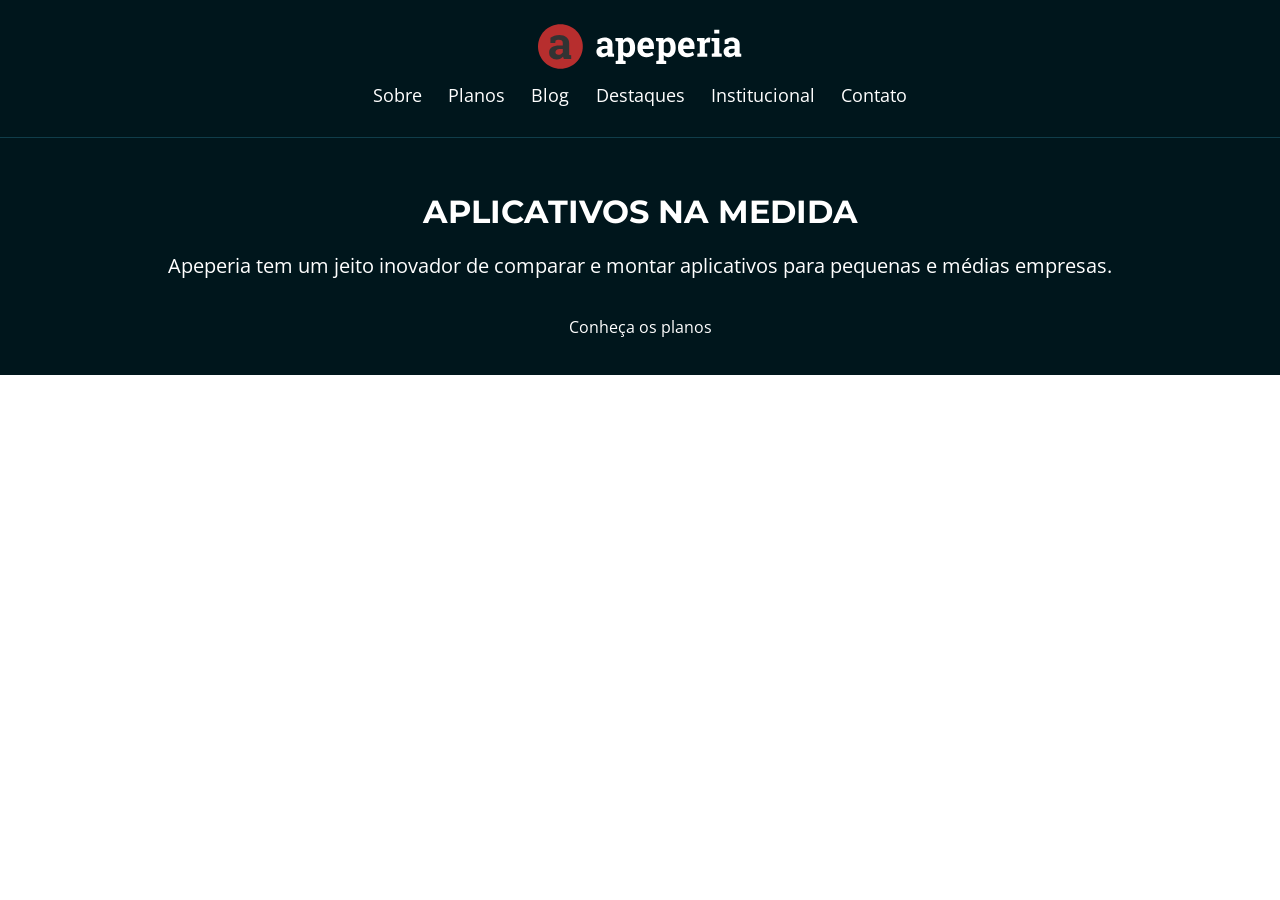
<file: RESPONSIVIDADE/Aulas/Aula 1/index.html>
<!DOCTYPE html>
<html>
    <head>
        <meta charset="utf-8">
        <title>Home | Apeperia</title>
        <link href="https://fonts.googleapis.com/css2?family=Montserrat:wght@300;400;700&family=Open+Sans:wght@300;400;700&display=swap" rel="stylesheet">
        <link href="css/reset.css" rel="stylesheet">
        <link href="css/base.css" rel="stylesheet">
        <link href="css/cabecalho.css" rel="stylesheet">
        <link href="css/chamada.css" rel="stylesheet">
    </head>
    <body>
        <header class="cabecalho">
            <img src="img/logo-apeperia.svg" alt="Logo da Apeperia" class="cabecalho__logo">
            <nav class="cabecalho__navegacao">
                <ul>
                    <li class="cabecalho__link"><a href="#">Sobre</a></li>
                    <li class="cabecalho__link"><a href="#">Planos</a></li>
                    <li class="cabecalho__link"><a href="#">Blog</a></li>
                    <li class="cabecalho__link"><a href="#">Destaques</a></li>
                    <li class="cabecalho__link"><a href="#">Institucional</a></li>
                    <li class="cabecalho__link"><a href="#">Contato</a></li>
                </ul>
            </nav>
        </header>
        <main>
            <section class="chamada">
                <h1 class="chamada__titulo">Aplicativos Na Medida</h1>
                <p class="chamada__texto">Apeperia tem um jeito inovador de comparar e montar aplicativos para pequenas e médias empresas.</p>
                <a href="#" class="chamada__botao">Conheça os planos</a>
            </section>
        </main>
    </body>
</html>
</file>
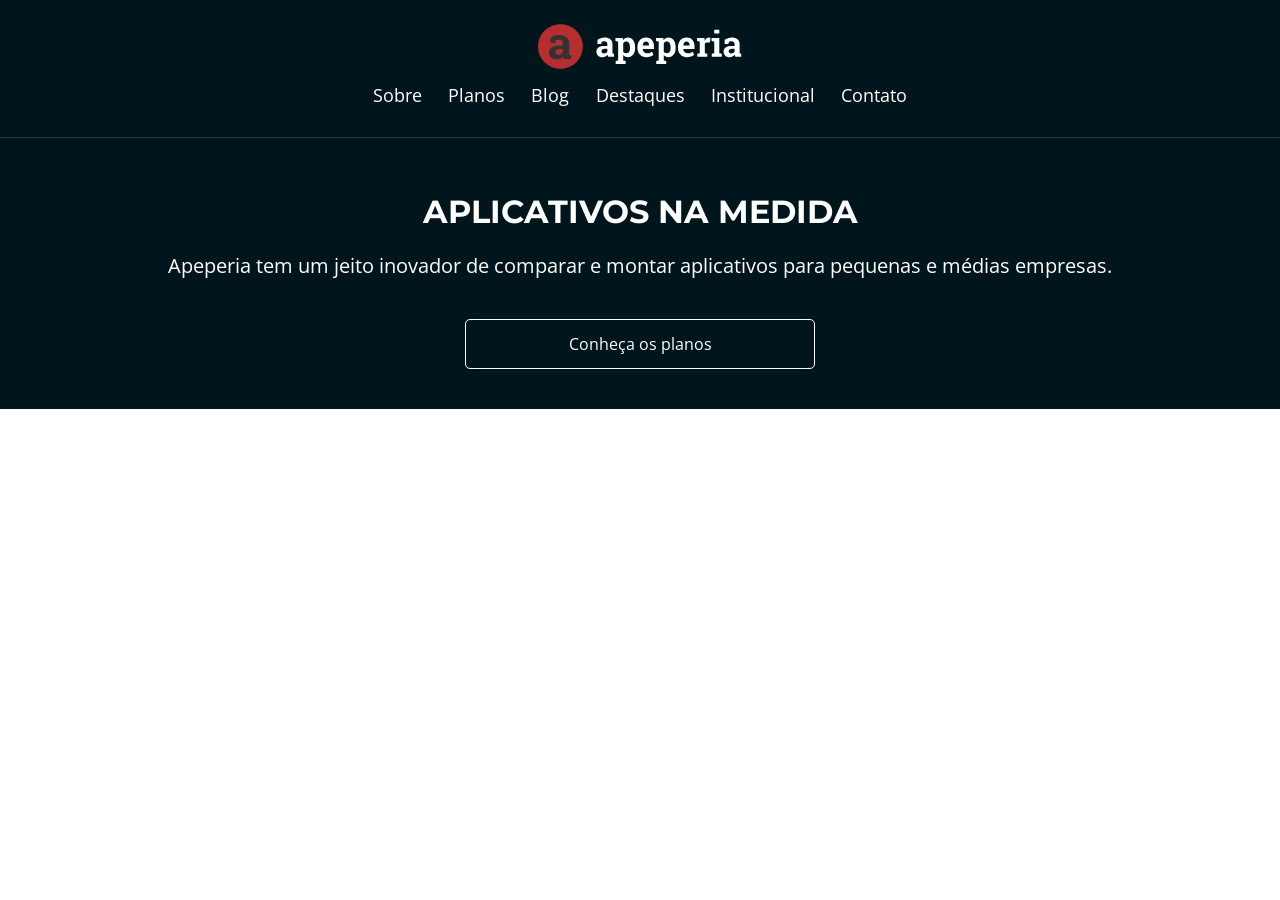
<file: RESPONSIVIDADE/Aulas/Aula 2/index.html>
<!DOCTYPE html>
<html>
    <head>
        <meta charset="utf-8">
        <meta name="viewport" content="width=device-width initial-scale=1.0">
        <title>Home | Apeperia</title>
        <link href="https://fonts.googleapis.com/css2?family=Montserrat:wght@300;400;700&family=Open+Sans:wght@300;400;700&display=swap" rel="stylesheet">
        <link href="css/reset.css" rel="stylesheet">
        <link href="css/base.css" rel="stylesheet">
        <link href="css/cabecalho.css" rel="stylesheet">
        <link href="css/chamada.css" rel="stylesheet">
    </head>
    <body>
        <header class="cabecalho container">
            <img src="img/logo-apeperia.svg" alt="Logo da Apeperia" class="cabecalho__logo">
            <nav class="cabecalho__navegacao">
                <ul>
                    <li class="cabecalho__link"><a href="#">Sobre</a></li>
                    <li class="cabecalho__link"><a href="#">Planos</a></li>
                    <li class="cabecalho__link"><a href="#">Blog</a></li>
                    <li class="cabecalho__link"><a href="#">Destaques</a></li>
                    <li class="cabecalho__link"><a href="#">Institucional</a></li>
                    <li class="cabecalho__link"><a href="#">Contato</a></li>
                </ul>
            </nav>
        </header>
        <main>
            <section class="chamada container">
                <h1 class="chamada__titulo">Aplicativos Na Medida</h1>
                <p class="chamada__texto">Apeperia tem um jeito inovador de comparar e montar aplicativos para pequenas e médias empresas.</p>
                <a href="#" class="chamada__botao botao">Conheça os planos</a>
            </section>
        </main>
    </body>
</html>
</file>
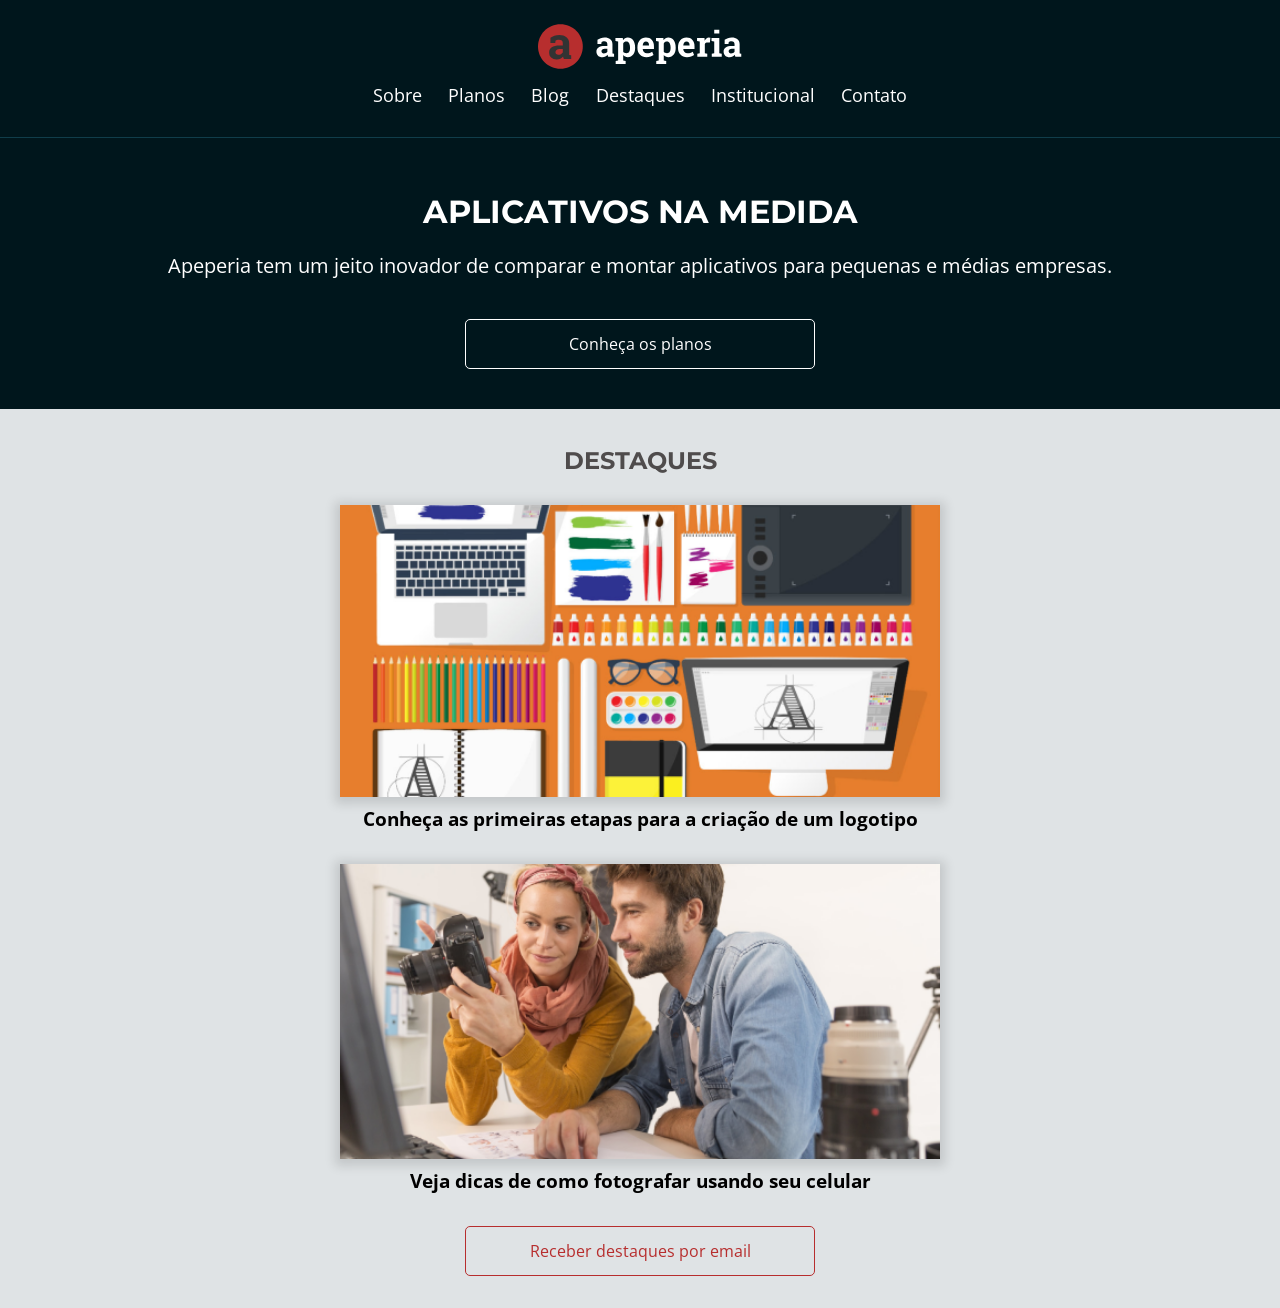
<file: RESPONSIVIDADE/Aulas/Aula 3/index.html>
<!DOCTYPE html>
<html>
    <head>
        <meta charset="utf-8">
        <meta name="viewport" content="width=device-width initial-scale=1.0">
        <title>Home | Apeperia</title>
        <link href="https://fonts.googleapis.com/css2?family=Montserrat:wght@300;400;700&family=Open+Sans:wght@300;400;700&display=swap" rel="stylesheet">
        <link href="css/reset.css" rel="stylesheet">
        <link href="css/base.css" rel="stylesheet">
        <link href="css/cabecalho.css" rel="stylesheet">
        <link href="css/chamada.css" rel="stylesheet">
        <link href="css/destaques.css" rel="stylesheet">
    </head>
    <body>
        <header class="cabecalho container">
            <img src="img/logo-apeperia.svg" alt="Logo da Apeperia" class="cabecalho__logo">
            <nav class="cabecalho__navegacao">
                <ul>
                    <li class="cabecalho__link"><a href="#">Sobre</a></li>
                    <li class="cabecalho__link"><a href="#">Planos</a></li>
                    <li class="cabecalho__link"><a href="#">Blog</a></li>
                    <li class="cabecalho__link"><a href="#">Destaques</a></li>
                    <li class="cabecalho__link"><a href="#">Institucional</a></li>
                    <li class="cabecalho__link"><a href="#">Contato</a></li>
                </ul>
            </nav>
        </header>
        <main>
            <section class="chamada container">
                <h1 class="chamada__titulo">Aplicativos Na Medida</h1>
                <p class="chamada__texto">Apeperia tem um jeito inovador de comparar e montar aplicativos para pequenas e médias empresas.</p>
                <a href="#" class="chamada__botao botao">Conheça os planos</a>
            </section>
            <section class="destaques container">
                <h2 class="destaques__titulo">Destaques</h2>
                <a href="#">
                    <figure class="destaques__painel">
                        <img src="img/comecando-criar-logotipo.png" alt="Painel do post sobre criação de logotipo" class="destaques__painel-imagem">
                        <figcaption class="destaques__painel-texto">Conheça as primeiras etapas para a criação de um logotipo</figcaption>
                    </figure>
                </a>
                <a href="#">
                    <figure class="destaques__painel">
                        <img src="img/dicas-fotografia.png" alt="Painel do post sobre fotografia com celular" class="destaques__painel-imagem">
                        <figcaption class="destaques__painel-texto">Veja dicas de como fotografar usando seu celular</figcaption>
                    </figure>
                </a>
                <a href="#" class="destaques__botao botao">Receber destaques por email</a>
            </section>
        </main>
    </body>
</html>
</file>
<file: CSS GRID/Projeto/assets/css/style.css>
.app {
  background: #f1f1f1;
  display: grid;
  font-family: Arial, Helvetica, sans-serif;
  grid-template-areas:
    "cabecalho"
    "conteudo"
    "rodape";
  grid-template-columns: auto;
  grid-template-rows: 50px auto auto;
}

.cabecalho {
  align-items: center;
  grid-area: cabecalho;
  display: flex;
  padding: 0 2rem;
}

.conteudo {
  grid-area: conteudo;
  padding: 0 2rem;
}

.rodape {
  background-color: #fdfdfd;
  color: #333333;
  font-size: 0.8rem;
  grid-area: rodape;
  padding: 1rem;
  text-align: center;
}
</file>
<file: CSS GRID/Projeto/assets/css/destaques.css>
.destaques {
  display: grid;
  grid-gap: 0.2rem;
  grid-template-columns: 25% 25% 25% 25%;
  grid-template-rows: 33.33% 33.33% 33.33%;
  height: calc(100vh - 50px);
}

.caixa {
  display: flex;
  align-items: flex-end;
}

.destaques__titulo {
  background-color: rgba(0, 0, 0, 0.5);
  color: #fdfdfd;
  padding: 0.6rem;
  text-align: center;
  width: 100%;
}

.destaques__principal {
  background: url(./../img/fortnite.jpg) center / cover no-repeat;
  grid-row: 1 / 3;
}

.destaques__secundario:nth-child(2) {
  background: url(./../img/pubg.jpg) center / cover no-repeat;
}

.destaques__secundario:nth-child(3) {
  background: url(./../img/slack.png) center / cover no-repeat;
}

.destaques__secundario:nth-child(4) {
  background: url(./../img/whatsapp.png) center / cover no-repeat;
}

.destaques__secundario:nth-child(5) {
  background: url(./../img/cs-go.jpg) center / cover no-repeat;
}

.destaques__categorias {
  grid-row: 3 / 3;
}

.destaques__categorias___lista {
  display: flex;
  flex-wrap: wrap;
  height: 100%;
  justify-content: space-between;
}

.destaques__categorias___item {
  align-items: center;
  background-color: #fdfdfd;
  border-left: 5px solid transparent;
  color: #333333;
  display: flex;
  padding: 1rem;
  width: 50%;
}

.destaques__categorias___link {
  color: inherit;
}
</file>
<file: CSS GRID/Projeto/assets/css/populares.css>
.populares {
  padding: 3rem 0;
}

.populares__cabecalho {
  border-bottom: 1px solid #dcdcdc;
  display: flex;
  justify-content: space-between;
}

.populares__titulo {
  font-weight: 500;
}

.populares__icone {
  margin-right: 0.25rem;
}

.populares__botao {
  background: transparent;
  border: none;
  color: #333333;
}

.populares__conteudo {
  display: flex;
  flex-wrap: wrap;
  grid-area: conteudo;
  padding: 1rem 0;
}

.populares__card {
  background-color: #fdfdfd;
  display: grid;
  grid-template-areas:
    "card-imagem"
    "card-corpo";
  grid-template-columns: 100%;
}

.populares__card:last-child {
  margin-right: 0;
}

.populares__card___imagem {
  grid-area: card-imagem;
  height: 100%;
  width: 100%;
}

.populares__card___corpo {
  display: grid;
  grid-area: card-corpo;
  grid-row-gap: 0.5rem;
  grid-template-areas:
    "card-cabecalho"
    "card-conteudo";
  grid-template-rows: 50px auto;
  padding: 0.75rem;
}

.populares__card___titulo {
  color: #333333;
  font-size: 1.5rem;
}

.populares__card___data {
  color: #808080;
  font-size: 0.9rem;
}

.populares__card___descricao {
  color: #333333;
  line-height: 1.5rem;
  margin: 1rem 0;
  text-align: justify;
}
</file>
<file: CSS GRID/Projeto/assets/css/menu.css>
.menu__link {
  color: #333333;
  padding: 0.5rem 1rem;
}

.menu__link:hover,
.menu__link.ativo {
  border-bottom: 2px solid #007736;
}
</file>
<file: CSS GRID/Projeto/assets/css/responsivo.css>
@media screen and (min-width: 0) {
  .destaques__principal,
  .destaques__categorias {
    grid-column: 1 / 5;
  }
  .destaques__secundario:nth-child(2) {
    display: none;
    grid-column: none;
    grid-row: none;
  }
  .destaques__secundario:nth-child(3) {
    display: none;
    grid-column: none;
    grid-row: none;
  }
  .destaques__secundario:nth-child(4) {
    display: none;
    grid-column: none;
    grid-row: none;
  }
  .destaques__secundario:nth-child(5) {
    display: none;
    grid-column: none;
    grid-row: none;
  }
  .populares__conteudo {
    flex-direction: column;
  }
  .populares__card {
    grid-template-rows: 150px auto;
    margin-bottom: 3rem;
    margin-right: 0;
    width: 100%;
  }
}

@media screen and (min-width: 768px) {
  .destaques__principal {
    grid-column: 1 / 4;
  }
  .destaques__secundario:nth-child(2) {
    display: flex;
    grid-column: 4 / 4;
    grid-row: 1 / 1;
  }
  .destaques__secundario:nth-child(3) {
    display: flex;
    grid-column: 4 / 4;
    grid-row: 2 / 2;
  }
  .destaques__secundario:nth-child(4) {
    display: flex;
    grid-column: 4 / 4;
    grid-row: 3 / 3;
  }
  .destaques__secundario:nth-child(5) {
    display: flex;
    grid-column: 3 / 3;
    grid-row: 3 / 3;
  }
  .destaques__categorias {
    grid-column: 1 / 3;
  }
  .populares__conteudo {
    flex-direction: row;
  }
  .populares__card {
    grid-template-rows: 173px auto;
    margin-right: 1rem;
    width: calc(50% - 1rem);
  }
}

@media screen and (min-width: 992px) {
  .populares__conteudo {
    flex-direction: row;
  }
  .populares__card {
    width: calc(33.33% - 1rem);
  }
}

@media screen and (min-width: 1200px) {
  .populares__card {
    margin-bottom: 0;
    width: calc(20% - 1rem);
  }
}
</file>
<file: FLEXBOX/principal/css/style.css>
body {
	background-color: #F2F5F7;
	font-family: 'Open Sans',Arial,sans-serif;
}

.container {
	width: 94%;
	margin: 0 auto;
}

.cabecalhoPrincipal {
	background-color: #FFF;
	padding: 20px 0;
}

.cabecalhoPrincipal-titulo {
	font-weight: bold;
	font-size: 2em;
	margin-bottom: 20px;
}

.cabecalhoPrincipal-titulo a {
	text-decoration: none;
	color: inherit;
}

.cabecalhoPrincipal-nav-link {
	padding: 10px;
	margin-bottom: 10px;
	color: #9799A6;
	background-color: #FFF;
	text-decoration: none;
	transition: .5s;
	display: block;

	border-bottom: 1px solid #9799A6;
}

.conteudoPrincipal {
	margin-top: 20px;
	margin-bottom: 20px;
}

.subtitulo {
	font-weight: bold;
	font-size: 32px;
	margin-bottom: 10px;
	text-align: center;
}

.conteudoPrincipal-cursos-link {
	height: 100px;
	background-color: #FFF;
	text-align: center;
	margin: 1%;
	transition: .3s;
	box-shadow: 2px 2px 2px #CCC;
	position: relative;
}

.conteudoPrincipal-cursos-link a {
	text-decoration: none;
	color: #000;
	font-weight: bold;
	display: block;
	width: 100%;
	height: 100%;
	position: absolute;
	top: 0;
	left: 0;
}

.conteudoPrincipal-cursos-link:hover {
	box-shadow: 4px 4px 4px #CCC;
}

.conteudoPrincipal-cursos-link a:before {
	content: '';
	display: block;
	width: 50px;
	height: 50px;
	margin: 10px auto;
}

.conteudoPrincipal-cursos-link:nth-child(even) a:before {
	background: url(../img/background1.svg) no-repeat;	
}

.conteudoPrincipal-cursos-link:nth-child(odd) a:before {
	background: url(../img/background2.svg) no-repeat;
}


.rodapePrincipal {
	background-color: #324C64;
	padding-top: 20px;
}

.rodapePrincipal .subtitulo {
	color: #FFF;
}

.rodapePrincipal-navMap-link {
	text-decoration: none;
	color: #FFF;
	margin-top: 10px;
}

.rodapePrincipal-navMap-link {
	font-size: .9em;
}

.navmap-list-title {
	font-weight: 700;
	font-size: 1.3em;
	margin: .9em 0;
	padding-left: .3em;
	padding-top: .2em;
	padding-bottom: .2em;
}

.navmap-list-title + .rodapePrincipal-navMap-link {
	margin-top: 0;
}

.navmap-list-title-bancoDeDados { color: #EC6E5A; border-left: 4px solid #EC6E5A; }
.navmap-list-title-framework { color: #AD85BF; border-left: 4px solid #AD85BF; }
.navmap-list-title-frontend { color: #5EC6F3; border-left: 4px solid #5EC6F3; }
.navmap-list-title-backend { color: #25D285; border-left: 4px solid #25D285; }

.rodapePrincipal-patrocinadores {
	margin-top: 30px;
	background: #F2F5F7;
	padding: 20px 0;
}

.rodapePrincipal-contatoForm {
	margin-top: 20px;
	text-align: center;
}

.rodapePrincipal-contatoForm label[for=email-contato] {
	font-weight: bold;
	font-size: 14px;
	color: #000;
	margin-bottom: 5px;
	display: block;
}

.rodapePrincipal-contatoForm-emailInput {
	border-top-left-radius: 5px;
	border-bottom-left-radius: 5px;
	padding: 10px;
}

.rodapePrincipal-contatoForm-submit {
	border-top-right-radius: 5px;
	border-bottom-right-radius: 5px;
	background-color: #4DBA7A;
	color: #FFF;
	cursor: pointer;
	
}

.rodapePrincipal-contatoForm-submit,
.rodapePrincipal-contatoForm-emailInput {
	outline: 0;
	border: 1px solid #4DBA7A;
	box-sizing: border-box;
	font-size: 16px;
}

.videoSobre {
	background-color: #5E9EDC;
	padding: 25px 0;

}

.videoSobre-video {
	max-width: 100%;
}

.videoSobre .container {
	color: #FFF;
}

.videoSobre-sobre-title {
	font-size: 1.2em;
	font-weight: bolder;
}

.videoSobre-sobre {
	font-size: 1.3em;
	line-height: 2;
}

.videoSobre-button {
	border-radius: 8px;
	background-color: #ec6e5a;
	display: block;
	color: #FFF;
	border: none;
	height: 50px;
	font-size: .8em;
	outline: none;
}

.rodapePrincipal-contatoForm-legend {
	margin-bottom: 10px;
}

@media(min-width: 769px) {

	.container {
		width: 85%;	
	}

	.subtitulo {
		text-align: left;
	}

	.cabecalhoPrincipal-nav-link {
		border-radius: 5px;
		border: 1px solid #9799A6;
	}

	.cabecalhoPrincipal-nav-link:hover {
		color: #FFF;
		background-color: #9799A6;
	}

	.cabecalhoPrincipal-titulo {
		margin: 0;
	}

	.cabecalhoPrincipal-nav {
		width: auto;
	}

	.cabecalhoPrincipal-nav-link {
		width: auto;
		margin: 0 0 0 10px;
	}

	.rodapePrincipal-contatoForm {
		margin-top: 0;
		text-align: left;
	}

	.conteudoPrincipal-cursos-link:nth-child(3n) {
		margin-right: 0;
	}

	.conteudoPrincipal-cursos-link:nth-child(3n+1) {
		margin-left: 0;
	}

}

@media(min-width: 1000px) {
	.conteudoPrincipal-cursos-link {
		margin: 1.333%;
	}

	.conteudoPrincipal-cursos-link:nth-child(3n) {
		margin-right: 1.33%;
	}

	.conteudoPrincipal-cursos-link:nth-child(3n+1) {
		margin-left: 1.333%;
	}

	.conteudoPrincipal-cursos-link:nth-child(4n) {
		margin-right: 0;
	}

	.conteudoPrincipal-cursos-link:nth-child(4n+1) {
		margin-left: 0;
	}

	.videoSobre-sobre {
		margin-left: 1.5em;
	}

}
</file>
<file: FLEXBOX/principal/css/flexbox.css>
.cabecalhoPrincipal .container {
    display: flex;
    align-items: center;
    justify-content: space-between;
}

.cabecalhoPrincipal-nav {
    display: flex;
}

.rodapePrincipal-patrocinadores .container {
    display: flex;
    justify-content: space-between;
}

.rodapePrincipal-patrocinadores-list {
    display: flex;
    align-items: center;
    justify-content: space-around;
    width: 70%;
    margin-right: 5%;
}

.rodapePrincipal-contatoForm {
    width: 25%;
}

.rodapePrincipal-contatoForm-fieldset {
    display: flex;
}

.rodapePrincipal-navMap-list {
    display: flex;
    /*flex-direction: column;
    flex-wrap: wrap;*/
    flex-flow: column wrap;
    height: 260px;
}

.conteudoPrincipal-cursos {
    display: flex;
    flex-wrap: wrap;
}

.conteudoPrincipal-cursos-link {
    width: 23%;
    margin: 1%;
}

.conteudoPrincipal-cursos-link:nth-child(4n) {
    margin-right: 0;
}

.conteudoPrincipal-cursos-link:nth-child(4n+1) {
    margin-left: 0;
}

.videoSobre .container {
    display: flex;
}

.videoSobre-sobre {
    text-align: center;
    display: flex;
    flex-direction: column;
    flex-grow: 2;
}

.videoSobre-sobre-list {
    flex-grow: 1;
}

.videoSobre-video {
    flex-grow: 1;
}

/* Parte Mobile */

@media (max-width: 768px) {

    .cabecalhoPrincipal-nav {
        flex-direction: column;
        text-align: center;
    }

    .cabecalhoPrincipal .container {
        flex-direction: column;
        align-items: initial;
    }

    .cabecalhoPrincipal-titulo {
        text-align: center;
    }

    .conteudoPrincipal-cursos {
        flex-direction: column;
    }

    .conteudoPrincipal-cursos-link {
        width: 100%;
    }

    .rodapePrincipal-navMap-list {
        height: auto;
    }

    .rodapePrincipal-patrocinadores .container {
        flex-direction: column;
        align-items: center;
    }

    .rodapePrincipal-contatoForm {
        width: 100%;
    }

    .rodapePrincipal-patrocinadores-list {
        width: 100%;
    }

    .rodapePrincipal-contatoForm-fieldset {
        justify-content: center;
    }

    .cabecalhoPrincipal-nav-link-app {
        order: -1;
    }

    .videoSobre-video {
        margin: 0 auto;
    }

    .videoSobre .container {
        flex-direction: column;
    }
}
</file>
<file: CSS GRID/Aulas/Aula 1/assets/css/style.css>
.app {
    background: #f1f1f1;
    display: grid;  
    font-family: Arial, Helvetica, sans-serif;
    grid-template-areas: 
        "cabecalho"
        "conteudo"
        "rodape";
    grid-template-columns: auto;
    grid-template-rows: 50px 100vh  auto; 
}

.cabecalho {
    background: #00cc99;
    grid-area: cabecalho;
}
 
.conteudo {
    background: #ff8080;
    grid-area: conteudo;
}

.rodape {
    background: #0099ff;
    grid-area: rodape;
}
</file>
<file: CSS GRID/Aulas/Aula 3/assets/css/style.css>
.app {
    background: #f1f1f1;
    display: grid;  
    font-family: Arial, Helvetica, sans-serif;
    grid-template-areas: 
        "cabecalho"
        "conteudo"
        "rodape";
    grid-template-columns: auto;
    grid-template-rows: 50px 100vh  auto; 
}

.cabecalho {
    grid-area: cabecalho;
}
 
.conteudo {
    grid-area: conteudo;
}

.rodape {
    grid-area: rodape;
}
</file>
<file: CSS GRID/Aulas/Aula 3/assets/css/destaques.css>
.caixa {
    align-items: flex-end;
    display: flex;
    justify-content: center;
}

.destaques {
    display: grid;
    grid-gap: .2rem;
    grid-template-columns: 25% 25% 25% 25%;
    grid-template-rows: 33.33% 33.33% 33.33%;
    height: calc(100vh - 50px);
}

.destaques__titulo {
    background: rgba(0, 0, 0, .5);
    color: #fdfdfd;
    padding: .6rem;
    text-align: center;
    width: 100%;
}

.destaques__principal {
    background: url('../img/fortnite.jpg') center / cover no-repeat;
    grid-column: 1 / 4;
    grid-row: 1 / 3;
}

.destaques__secundario:nth-child(2) {
    background: url('../img/pubg.jpg') center / cover no-repeat;
    grid-column: 4 / 4;
    grid-row: 1 / 1;
}

.destaques__secundario:nth-child(3) {
    background: url('../img/slack.png') center / cover no-repeat;
    grid-column: 4 / 4;
    grid-row: 2 / 2;
}

.destaques__secundario:nth-child(4) {
    background: url('../img/whatsapp.png') center / cover no-repeat;
    grid-column: 4 / 4;
    grid-row: 3 / 3;
}

.destaques__secundario:nth-child(5) {
    background: url('../img/cs-go.jpg') center / cover no-repeat;
    grid-column: 3 / 3;
    grid-row: 3 / 3;
}

.destaques__categorias {
    grid-column: 1 / 3;
    grid-row: 3 / 3;
}

.destaques__categorias___lista {
    display: flex;
    flex-wrap: wrap;
    height: 100%;
    justify-content: space-between; 
}

.destaques__categorias___item {
    align-items: center;
    background: #fdfdfd;
    border-left: 5px solid transparent;
    color: #333333;
    display: flex;
    padding: 1rem;
    width: 50%;
}

.destaques__categorias___link {
    color: inherit;
}
</file>
<file: CSS GRID/Aulas/Aula 3/assets/css/populares.css>
.populares {
    padding: 3rem 2rem;
}

.populares__conteudo {
    display: flex;
    flex-wrap: wrap;
    padding: 1rem 0rem;
}

.populares__card {
    background: #fdfdfd;
    display: grid;
    grid-template-areas: 
        "card-imagem"
        "card-corpo";
    grid-template-columns: 100%;
    grid-template-rows: 173px auto;
    margin-right: 1rem;
    width: calc(20% - 1rem);
}

.populares__card:last-child {
    margin-right: 0;
}

.populares__card___imagem {
    grid-area: card-imagem;
    height: 100%;
    width: 100%;
}

.populares__card___corpo {
    display: grid;
    grid-area: card-corpo;
    grid-row-gap: .5rem;
    grid-template-areas: 
        "card-cabecalho"
        "card-conteudo";
    grid-template-rows: 50px auto;
    padding: .75rem;
}

.populares__card___titulo {
    color: #333333;
    font-size: 1.5rem;
}

.populares__card___data {
    color: #808080;
    font-size: .9rem;
}

.populares__card___descricao {
    color: #333333;
    line-height: 1.5;
    margin: 1rem 0;
    text-align: justify;
}

.populares__titulo {
    font-weight: 500;
}

.populares__icone {
    margin-right: .25rem;
}

.populares__cabecalho {
    border-bottom: 1px solid #dcdcdc;
    display: flex;
    justify-content: space-between;
}

.populares__botao {
    background: transparent;
    border: none;
    color: #333333;
}
</file>
<file: CSS GRID/Aulas/Aula 4/assets/css/style.css>
.app {
    background: #f1f1f1;
    display: grid;  
    font-family: Arial, Helvetica, sans-serif;
    grid-template-areas: 
        "cabecalho"
        "conteudo"
        "rodape";
    grid-template-columns: auto;
    grid-template-rows: 50px auto auto; 
}

.cabecalho {
    align-items: center;
    display: flex;
    grid-area: cabecalho;
    padding: 0 2rem;
}

.conteudo {
    grid-area: conteudo;
    padding: 0 2rem;
}

.rodape {
    background: #fdfdfd;
    color: #333333;
    font-size: .8rem;
    grid-area: rodape;
    padding: 1rem;
    text-align: center;
}
</file>
<file: CSS GRID/Aulas/Aula 4/assets/css/destaques.css>
.caixa {
    align-items: flex-end;
    display: flex;
    justify-content: center;
}

.destaques {
    display: grid;
    grid-gap: .2rem;
    grid-template-columns: 25% 25% 25% 25%;
    grid-template-rows: 33.33% 33.33% 33.33%;
    height: calc(100vh - 50px);
}

.destaques__titulo {
    background: rgba(0, 0, 0, .5);
    color: #fdfdfd;
    padding: .6rem;
    text-align: center;
    width: 100%;
}

.destaques__principal {
    background: url('../img/fortnite.jpg') center / cover no-repeat;
    grid-column: 1 / 4;
    grid-row: 1 / 3;
}

.destaques__secundario:nth-child(2) {
    background: url('../img/pubg.jpg') center / cover no-repeat;
    grid-column: 4 / 4;
    grid-row: 1 / 1;
}

.destaques__secundario:nth-child(3) {
    background: url('../img/slack.png') center / cover no-repeat;
    grid-column: 4 / 4;
    grid-row: 2 / 2;
}

.destaques__secundario:nth-child(4) {
    background: url('../img/whatsapp.png') center / cover no-repeat;
    grid-column: 4 / 4;
    grid-row: 3 / 3;
}

.destaques__secundario:nth-child(5) {
    background: url('../img/cs-go.jpg') center / cover no-repeat;
    grid-column: 3 / 3;
    grid-row: 3 / 3;
}

.destaques__categorias {
    grid-column: 1 / 3;
    grid-row: 3 / 3;
}

.destaques__categorias___lista {
    display: flex;
    flex-wrap: wrap;
    height: 100%;
    justify-content: space-between; 
}

.destaques__categorias___item {
    align-items: center;
    background: #fdfdfd;
    border-left: 5px solid transparent;
    color: #333333;
    display: flex;
    padding: 1rem;
    width: 50%;
}

.destaques__categorias___link {
    color: inherit;
}
</file>
<file: CSS GRID/Aulas/Aula 4/assets/css/populares.css>
.populares {
    padding: 3rem 0;
}

.populares__conteudo {
    display: flex;
    flex-wrap: wrap;
    padding: 1rem 0rem;
}

.populares__card {
    background: #fdfdfd;
    display: grid;
    grid-template-areas: 
        "card-imagem"
        "card-corpo";
    grid-template-columns: 100%;
    grid-template-rows: 173px auto;
    margin-right: 1rem;
    width: calc(20% - 1rem);
}

.populares__card:last-child {
    margin-right: 0;
}

.populares__card___imagem {
    grid-area: card-imagem;
    height: 100%;
    width: 100%;
}

.populares__card___corpo {
    display: grid;
    grid-area: card-corpo;
    grid-row-gap: .5rem;
    grid-template-areas: 
        "card-cabecalho"
        "card-conteudo";
    grid-template-rows: 50px auto;
    padding: .75rem;
}

.populares__card___titulo {
    color: #333333;
    font-size: 1.5rem;
}

.populares__card___data {
    color: #808080;
    font-size: .9rem;
}

.populares__card___descricao {
    color: #333333;
    line-height: 1.5;
    margin: 1rem 0;
    text-align: justify;
}

.populares__titulo {
    font-weight: 500;
}

.populares__icone {
    margin-right: .25rem;
}

.populares__cabecalho {
    border-bottom: 1px solid #dcdcdc;
    display: flex;
    justify-content: space-between;
}

.populares__botao {
    background: transparent;
    border: none;
    color: #333333;
}
</file>
<file: CSS GRID/Aulas/Aula 4/assets/css/menu.css>
.menu__link {
    color: #333333;
    padding: .5rem 1rem;
}

.menu__link:hover, .menu__link.ativo {
    border-bottom: 2px solid #0073e6;
}
</file>
<file: CSS GRID/Aulas/Aula 5/assets/css/style.css>
.app {
    background: #f1f1f1;
    display: grid;  
    font-family: Arial, Helvetica, sans-serif;
    grid-template-areas: 
        "cabecalho"
        "conteudo"
        "rodape";
    grid-template-columns: auto;
    grid-template-rows: 50px auto auto; 
}

.cabecalho {
    align-items: center;
    display: flex;
    grid-area: cabecalho;
    padding: 0 2rem;
}

.conteudo {
    grid-area: conteudo;
    padding: 0 2rem;
}

.rodape {
    background: #fdfdfd;
    color: #333333;
    font-size: .8rem;
    grid-area: rodape;
    padding: 1rem;
    text-align: center;
}
</file>
<file: CSS GRID/Aulas/Aula 5/assets/css/destaques.css>
.caixa {
    align-items: flex-end;
    display: flex;
    justify-content: center;
}

.destaques {
    display: grid;
    grid-gap: .2rem;
    grid-template-columns: 25% 25% 25% 25%;
    grid-template-rows: 33.33% 33.33% 33.33%;
    height: calc(100vh - 50px);
}

.destaques__titulo {
    background: rgba(0, 0, 0, .5);
    color: #fdfdfd;
    padding: .6rem;
    text-align: center;
    width: 100%;
}

.destaques__principal {
    background: url('../img/fortnite.jpg') center / cover no-repeat;
    grid-row: 1 / 3;
}

.destaques__secundario:nth-child(2) {
    background: url('../img/pubg.jpg') center / cover no-repeat;
}

.destaques__secundario:nth-child(3) {
    background: url('../img/slack.png') center / cover no-repeat;
}

.destaques__secundario:nth-child(4) {
    background: url('../img/whatsapp.png') center / cover no-repeat;
}

.destaques__secundario:nth-child(5) {
    background: url('../img/cs-go.jpg') center / cover no-repeat;
}

.destaques__categorias {
    grid-row: 3 / 3;
}

.destaques__categorias___lista {
    display: flex;
    flex-wrap: wrap;
    height: 100%;
    justify-content: space-between; 
}

.destaques__categorias___item {
    align-items: center;
    background: #fdfdfd;
    border-left: 5px solid transparent;
    color: #333333;
    display: flex;
    padding: 1rem;
    width: 50%;
}

.destaques__categorias___link {
    color: inherit;
}
</file>
<file: CSS GRID/Aulas/Aula 5/assets/css/populares.css>
.populares {
    padding: 3rem 0;
}

.populares__conteudo {
    display: flex;
    flex-wrap: wrap;
    padding: 1rem 0rem;
}

.populares__card {
    background: #fdfdfd;
    display: grid;
    grid-template-areas: 
        "card-imagem"
        "card-corpo";
    grid-template-columns: 100%;
}

.populares__card:last-child { 
    margin-right: 0;
}
 
.populares__card___imagem {
    grid-area: card-imagem;
    height: 100%;
    width: 100%;
}

.populares__card___corpo {
    display: grid;
    grid-area: card-corpo;
    grid-row-gap: .5rem;
    grid-template-areas: 
        "card-cabecalho"
        "card-conteudo";
    grid-template-rows: 50px auto;
    padding: .75rem;
}

.populares__card___titulo {
    color: #333333;
    font-size: 1.5rem;
}

.populares__card___data {
    color: #808080;
    font-size: .9rem;
}

.populares__card___descricao {
    color: #333333;
    line-height: 1.5;
    margin: 1rem 0;
    text-align: justify;
}

.populares__titulo {
    font-weight: 500;
}

.populares__icone {
    margin-right: .25rem;
}

.populares__cabecalho {
    border-bottom: 1px solid #dcdcdc;
    display: flex;
    justify-content: space-between;
}

.populares__botao {
    background: transparent;
    border: none;
    color: #333333;
}
</file>
<file: CSS GRID/Aulas/Aula 5/assets/css/menu.css>
.menu__link {
    color: #333333;
    padding: .5rem 1rem;
}

.menu__link:hover, .menu__link.ativo {
    border-bottom: 2px solid #0073e6;
}
</file>
<file: CSS GRID/Aulas/Aula 5/assets/css/responsivo.css>
@media screen and (min-width: 0) {
    .destaques__principal, .destaques__categorias {
        grid-column: 1 / 5;
    }

    .destaques__secundario:nth-child(2) {
        display: none;
        grid-column: none;
        grid-row: none;
    }

    .destaques__secundario:nth-child(3) {
        display: none;
        grid-column: none;
        grid-row: none;
    }

    .destaques__secundario:nth-child(4) {
        display: none;
        grid-column: none;
        grid-row: none;
    }

    .destaques__secundario:nth-child(5) {
        display: none;
        grid-column: none;
        grid-row: none;
    }

    .populares__conteudo {
        flex-direction: column;
    }

    .populares__card {
        grid-template-rows: 150px auto;
        margin-bottom: 3rem;
        margin-right: 0;
        width: 100%;
    }
}
@media screen and (min-width: 768px) {
    .destaques__principal {
        grid-column: 1 / 4;
    }

    .destaques__secundario:nth-child(2) {
        display: flex;
        grid-column: 4 / 4;
        grid-row: 1 / 1;
    }

    .destaques__secundario:nth-child(3) {
        display: flex;
        grid-column: 4 / 4;
        grid-row: 2 / 2;
    }

    .destaques__secundario:nth-child(4) {
        display: flex;
        grid-column: 4 / 4;
        grid-row: 3 / 3;
    }

    .destaques__secundario:nth-child(5) {
        display: flex;
        grid-column: 3 / 3;
        grid-row: 3 / 3;
    }

    .destaques__categorias {
        grid-column: 1 / 3;
    }

    .populares__conteudo {
        flex-direction: row;
    }

    .populares__card {
        grid-template-rows: 173px auto;
        margin-right: 1rem;
        width: calc(50% - 1rem);
    }
}
@media screen and (min-width: 992px) {
    .populares__card {
        width: calc(33.33% - 1rem);
    }
}
@media screen and (min-width: 1200px) {
    .populares__card {
        margin-bottom: 0; 
        width: calc(20% - 1rem);
    }
}
</file>
<file: RESPONSIVIDADE/Aulas/Aula 1/css/base.css>
body {
    font-family: 'Open Sans', sans-serif;
}
</file>
<file: RESPONSIVIDADE/Aulas/Aula 1/css/cabecalho.css>
.cabecalho {
    color: #FFF;

    width: 100%;

    box-sizing: border-box;

    display: flex;
    flex-direction: column;
    align-items: center;

    padding-top: .75rem;
    padding-bottom: .75rem;

    border-bottom: 1px solid #103D4A;

    position: absolute;
}

.cabecalho__logo {
    margin-bottom: 1rem;
}

.cabecalho__navegacao {
    text-align: center;
}

.cabecalho__link {
    font-size: 1.1rem;

    display: inline-block;

    margin-right: .7rem;
    margin-bottom: 1.25rem;
    margin-left: .7rem;
}
</file>
<file: RESPONSIVIDADE/Aulas/Aula 1/css/chamada.css>
.chamada  {
    display: flex;
    flex-direction: column;
    align-items: center;

    color: #FFF;
    text-align: center;
    
    background-color: #00161C;

    padding-top: 12.25rem;
    padding-bottom: 2.5rem;
}

.chamada__titulo {
    font-family: 'Montserrat', serif;
    font-size: 2rem;
    font-weight: 700;
    text-transform: uppercase;

    margin-bottom: 1.5rem;
}

.chamada__texto {
    font-size: 1.25rem;
    line-height: normal;

    margin: 0 auto 2.5rem;
}

.chamada__botao {
    width: 100%;
}
</file>
<file: RESPONSIVIDADE/Aulas/Aula 2/css/base.css>
:root {
    --branco: #FFF;
    --azul-claro: #DFE3E5;
    --vermelho-forte: #B72E2E;
    --cinza-escuro: #4F4C4C;
    --cinza-claro: #F7F4F4;
    --cinza-medio: #D9D9D9;
        
    --fonte-link: #0084FF;
    --fonte-cinza: #666;
    --borda-cabecalho-mobile: #103D4A;
    --bg-rodape: #333;
    --bg-chamada-mobile: #00161C;
    
    --planos-cartao-start: #56CCF2;
    --planos-cartao-ultra: #B04CD9;
    --planos-cartao-mega: #E33B3B;

    --montserrat: 'Montserrat', sans-serif;
}

body {
    font-family: 'Open Sans', sans-serif;
}

.container {
    padding-right: 6%;
    padding-left: 6%;
}

.botao {
    text-align: center;

    display: block;

    width: 100%;
    max-width: 350px;

    box-sizing: border-box;

    padding: 1rem 2rem;

    border: 1px solid var(--branco);
    border-radius: 5px;
}
</file>
<file: RESPONSIVIDADE/Aulas/Aula 2/css/cabecalho.css>
.cabecalho {
    color: var(--branco);

    width: 100%;

    box-sizing: border-box;

    display: flex;
    flex-direction: column;
    align-items: center;

    padding-top: .75rem;
    padding-bottom: .75rem;

    border-bottom: 1px solid var(--borda-cabecalho-mobile);

    position: absolute;
}

.cabecalho__logo {
    margin-bottom: 1rem;
}

.cabecalho__navegacao {
    text-align: center;
}

.cabecalho__link {
    font-size: 1.1rem;

    display: inline-block;

    margin-right: .7rem;
    margin-bottom: 1.25rem;
    margin-left: .7rem;
}
</file>
<file: RESPONSIVIDADE/Aulas/Aula 2/css/chamada.css>
.chamada  {
    display: flex;
    flex-direction: column;
    align-items: center;

    color: var(--branco);
    text-align: center;
    
    background-color: var(--bg-chamada-mobile);

    padding-top: 12.25rem;
    padding-bottom: 2.5rem;
}

.chamada__titulo {
    font-family: var(--montserrat);
    font-size: 2rem;
    font-weight: 700;
    text-transform: uppercase;

    margin-bottom: 1.5rem;
}

.chamada__texto {
    font-size: 1.25rem;
    line-height: normal;

    margin: 0 auto 2.5rem;
}

.chamada__botao {
    width: 100%;
}
</file>
<file: RESPONSIVIDADE/Aulas/Aula 3/css/base.css>
:root {
    --branco: #FFF;
    --azul-claro: #DFE3E5;
    --vermelho-forte: #B72E2E;
    --cinza-escuro: #4F4C4C;
    --cinza-claro: #F7F4F4;
    --cinza-medio: #D9D9D9;
        
    --fonte-link: #0084FF;
    --fonte-cinza: #666;
    --borda-cabecalho-mobile: #103D4A;
    --bg-rodape: #333;
    --bg-chamada-mobile: #00161C;
    
    --planos-cartao-start: #56CCF2;
    --planos-cartao-ultra: #B04CD9;
    --planos-cartao-mega: #E33B3B;

    --montserrat: 'Montserrat', sans-serif;
}

body {
    font-family: 'Open Sans', sans-serif;
}

.container {
    padding-right: 6%;
    padding-left: 6%;
}

.botao {
    text-align: center;

    display: block;

    width: 100%;
    max-width: 350px;

    box-sizing: border-box;

    padding: 1rem 2rem;

    border: 1px solid var(--branco);
    border-radius: 5px;
}
</file>
<file: RESPONSIVIDADE/Aulas/Aula 3/css/cabecalho.css>
.cabecalho {
    color: var(--branco);

    width: 100%;

    box-sizing: border-box;

    display: flex;
    flex-direction: column;
    align-items: center;

    padding-top: .75rem;
    padding-bottom: .75rem;

    border-bottom: 1px solid var(--borda-cabecalho-mobile);

    position: absolute;
}

.cabecalho__logo {
    margin-bottom: 1rem;
}

.cabecalho__navegacao {
    text-align: center;
}

.cabecalho__link {
    font-size: 1.1rem;

    display: inline-block;

    margin-right: .7rem;
    margin-bottom: 1.25rem;
    margin-left: .7rem;
}
</file>
<file: RESPONSIVIDADE/Aulas/Aula 3/css/chamada.css>
.chamada  {
    display: flex;
    flex-direction: column;
    align-items: center;

    color: var(--branco);
    text-align: center;
    
    background-color: var(--bg-chamada-mobile);

    padding-top: 12.25rem;
    padding-bottom: 2.5rem;
}

.chamada__titulo {
    font-family: var(--montserrat);
    font-size: 2rem;
    font-weight: 700;
    text-transform: uppercase;

    margin-bottom: 1.5rem;
}

.chamada__texto {
    font-size: 1.25rem;
    line-height: normal;

    margin: 0 auto 2.5rem;
}

.chamada__botao {
    width: 100%;
}
</file>
<file: RESPONSIVIDADE/Aulas/Aula 3/css/destaques.css>
.destaques {
    background-color: var(--azul-claro);

    padding-top: 2.5rem;
    padding-bottom: 2rem;
}

.destaques__titulo {
    color: var(--cinza-escuro);
    font-weight: 700;
    font-size: 1.5rem;
    font-family: var(--montserrat);
    text-transform: uppercase;
    text-align: center;

    margin-bottom: 2rem;
}

.destaques__painel {
    display: flex;
    flex-direction: column;
    align-items: center;

    margin-bottom: 2rem;
}

.destaques__painel-imagem {
    width: 100vw;
    max-width: 600px;

    box-shadow: 0 2px 10px 5px #00000020;

    margin-bottom: .5rem;
}

.destaques__painel-texto {
    font-weight: 700;
    font-size: 1.2rem;
    line-height: normal;
}

.destaques__botao {
    color: var(--vermelho-forte);

    border-color: var(--vermelho-forte);

    margin: 0 auto;
}
</file>
